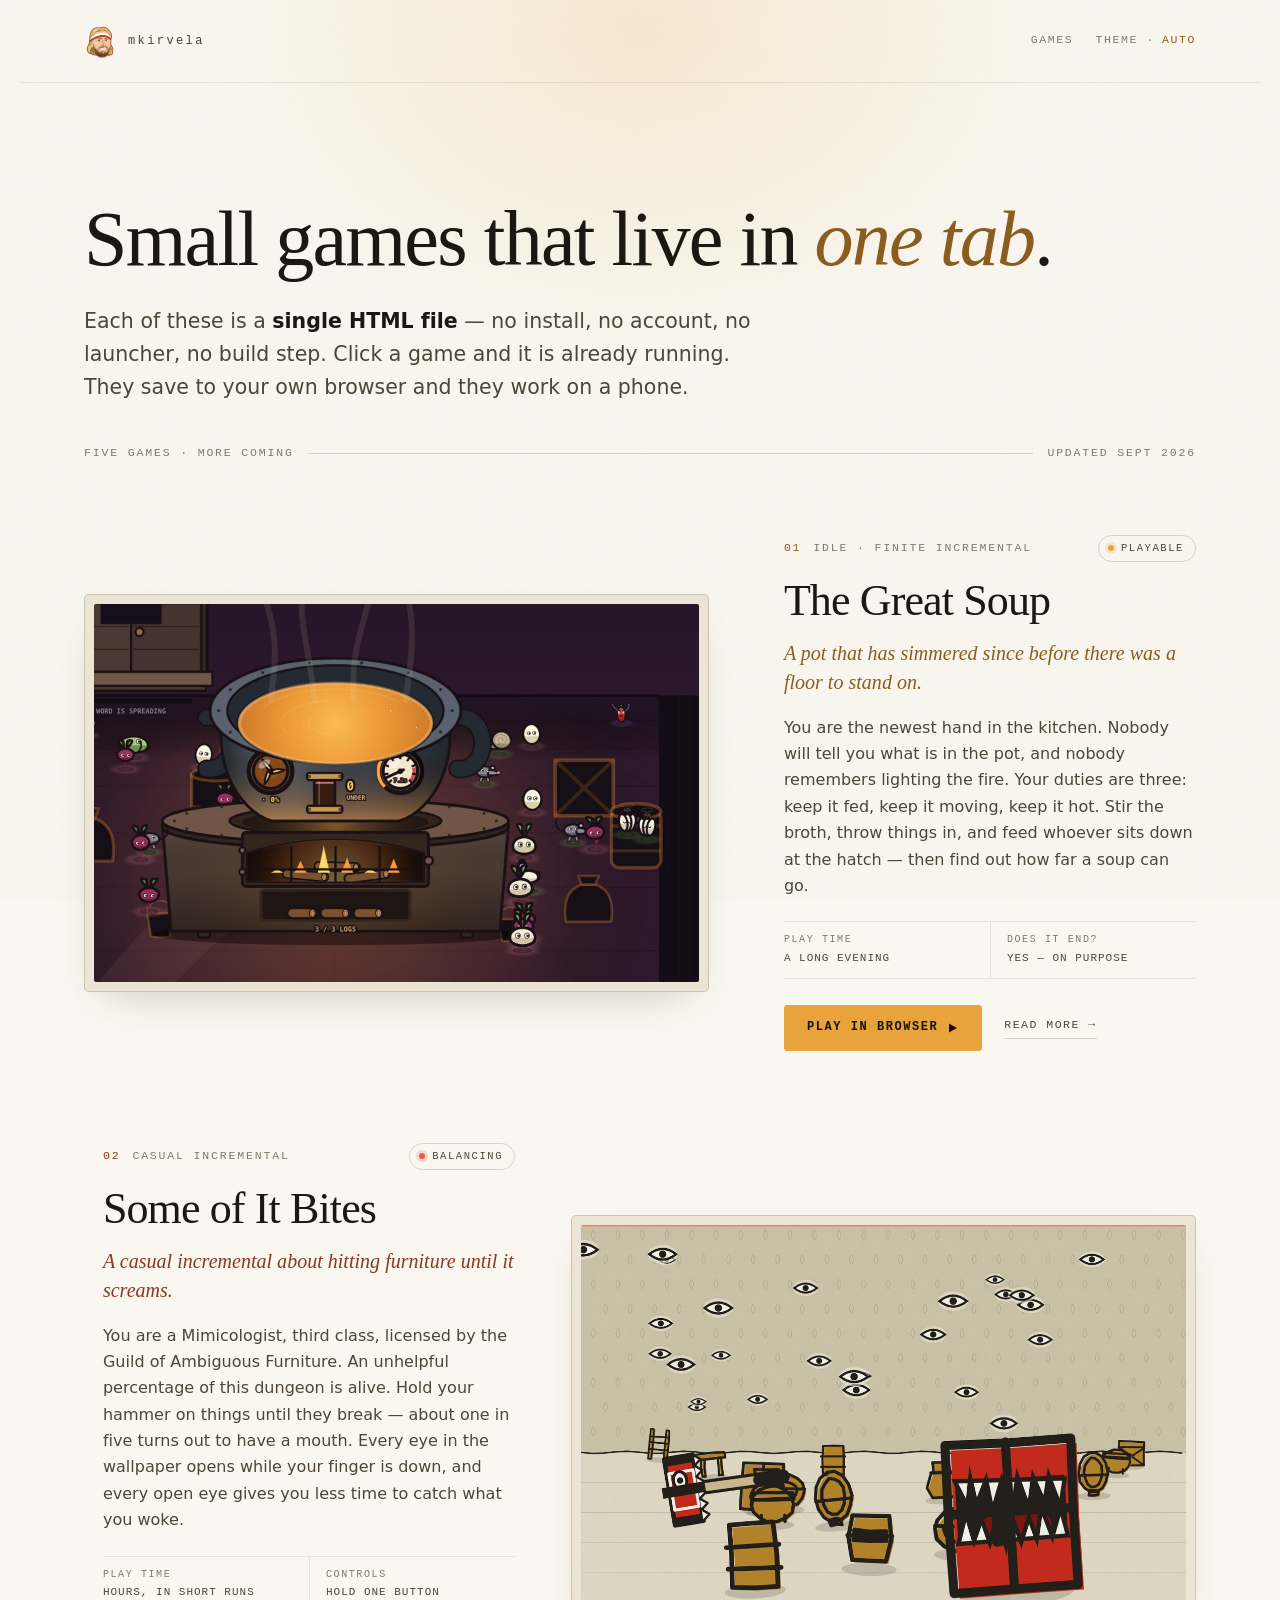
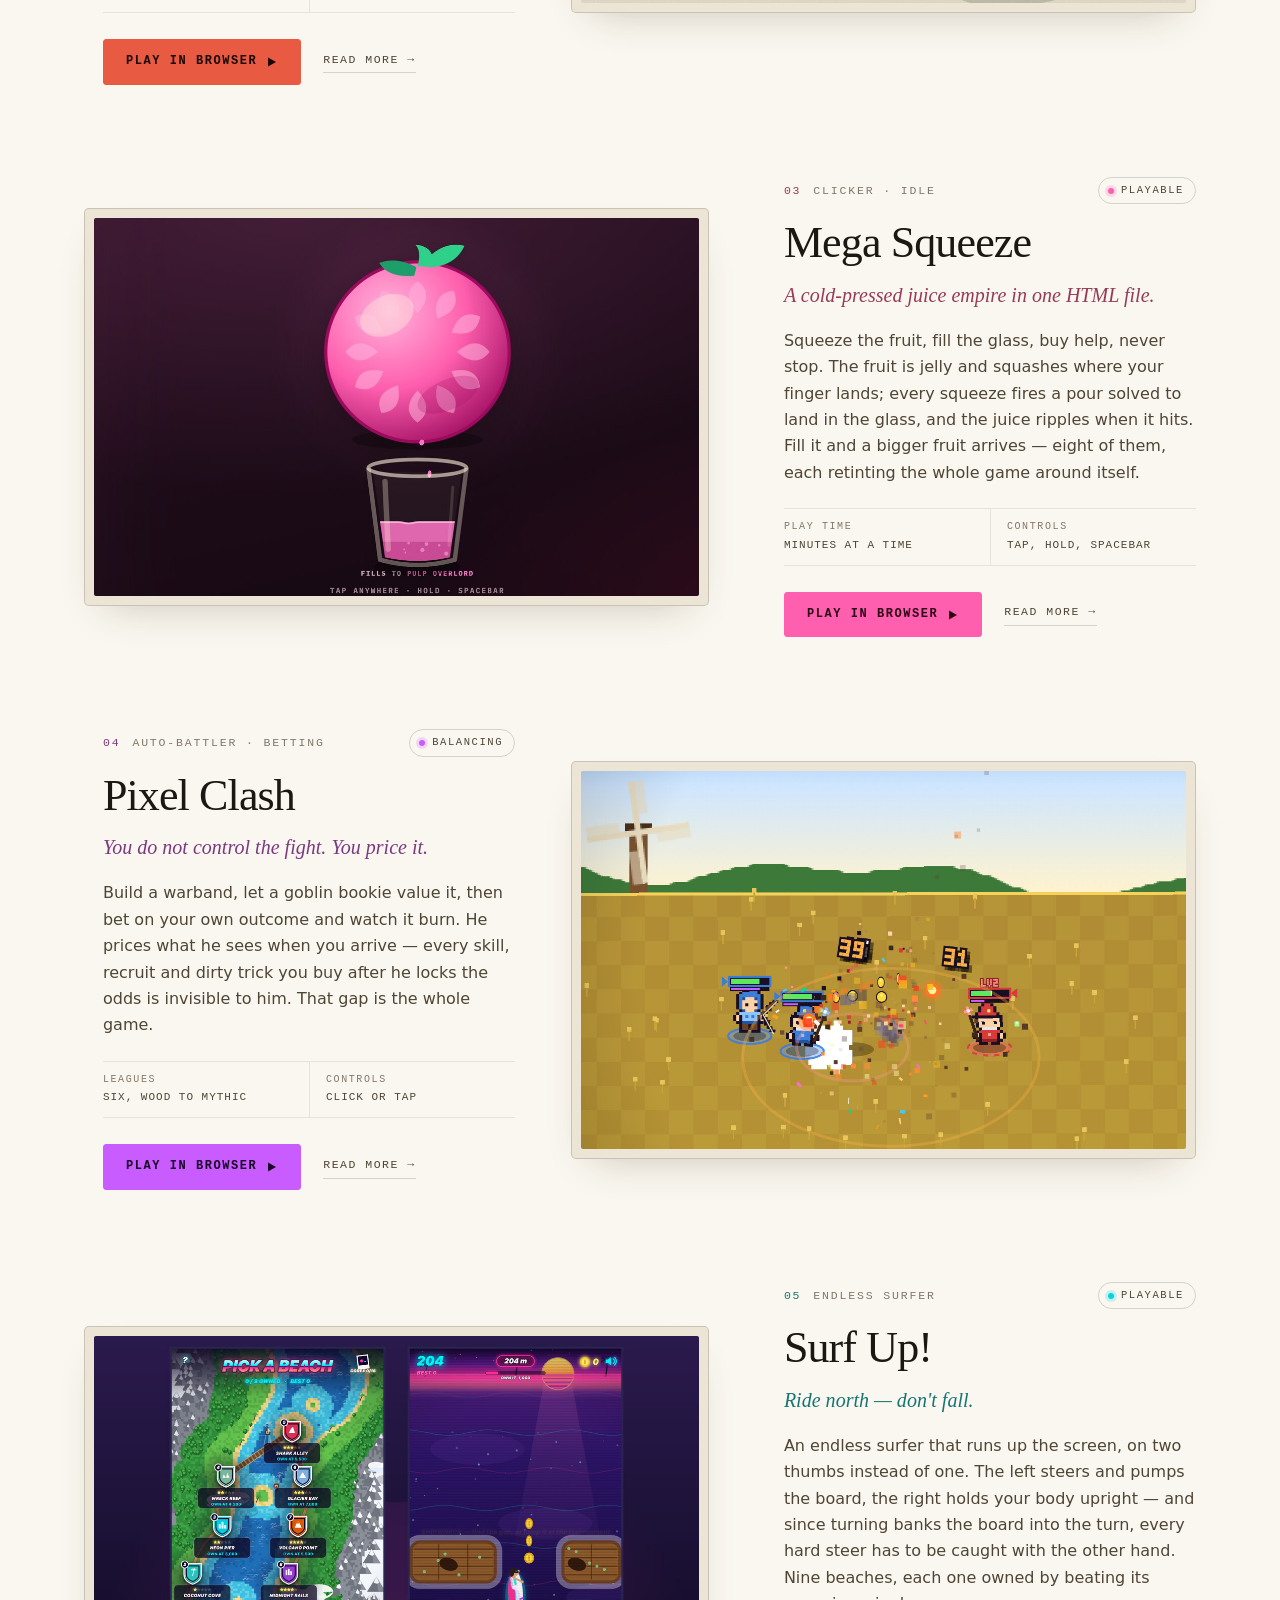
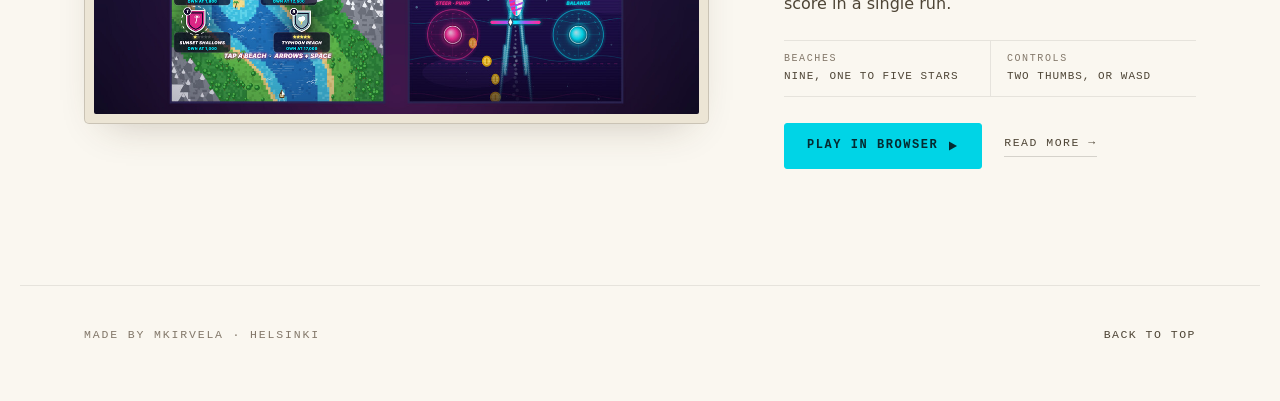
<file: index.html>
<!DOCTYPE html>
<html lang="en">
<head>
<meta charset="utf-8">
<meta name="viewport" content="width=device-width, initial-scale=1">
<title>mkirvela — Games</title>
<meta name="description" content="Small browser games, one HTML file each. No install, no account, no build step — open one and it runs.">
<meta name="theme-color" content="#faf7f0" media="(prefers-color-scheme: light)">
<meta name="theme-color" content="#12100d" media="(prefers-color-scheme: dark)">

<!-- Social preview. Some crawlers (Facebook, Slack) want an ABSOLUTE og:image
     URL. Once this is on a real domain, prefix these three with it, e.g.
     https://mkirvela.github.io/games/assets/img/site-og.jpg -->
<meta property="og:type" content="website">
<meta property="og:title" content="mkirvela — Games">
<meta property="og:description" content="Small browser games, one HTML file each. No install, no account — open one and it runs.">
<meta property="og:image" content="assets/img/site-og.jpg">
<meta name="twitter:card" content="summary_large_image">

<link rel="stylesheet" href="assets/css/site.css">
<link rel="icon" type="image/png" href="assets/img/favicon-64.png">

<!-- Blocking, and in the head, so the stored theme is on <html> before the
     first paint. Deferring it buys nothing and costs a flash of the wrong
     colour on every load. -->
<script src="assets/js/theme.js"></script>
</head>
<body>
<div class="shell">

<header class="wrap masthead">
  <a class="wordmark" href="index.html">
    <img class="avatar" src="assets/img/mkirvela.png" width="128" height="128" alt="">
    <span class="wordmark-name">mkirvela</span>
  </a>
  <nav>
    <a href="#shelf">Games</a>
    <!-- hidden until theme.js unhides it, so no-JS readers are not offered a
         control that cannot do anything -->
    <button class="theme-btn" type="button" data-theme-toggle hidden>
      Theme &middot; <span class="theme-btn-text">auto</span>
    </button>
  </nav>
</header>

<section class="wrap hero">
  <h1>Small games that live in <em>one tab</em>.</h1>
  <p class="lede">
    Each of these is a <strong>single HTML file</strong> — no install, no account,
    no launcher, no build step. Click a game and it is already running. They save
    to your own browser and they work on a phone.
  </p>
  <div class="hero-meta">
    <span class="label">Five games &middot; more coming</span>
    <hr class="rule">
    <span class="label">Updated Sept 2026</span>
  </div>
</section>

<main class="wrap shelf" id="shelf">

  <!-- ======================================================================
       ONE GAME = ONE <article class="game">. To add the next one, copy a
       whole block, bump the index number, and swap the --accent values for
       that game's own ink. Nothing else on the page needs to change.
       --accent      the filled accent (button, dot, pill)
       --accent-ink  type laid on top of that fill
       The readable-on-paper variant is derived from --accent in the
       stylesheet, so there is nothing else to pick.
       ====================================================================== -->

  <article class="game" style="--accent:#e8a33d; --accent-ink:#17110a;">
    <a class="plate" href="games/the-great-soup.html" aria-label="The Great Soup — details">
      <span class="plate-frame">
        <img src="assets/img/soup.jpg" width="1200" height="750"
             alt="A cauldron of glowing amber broth on a stone firebox, ringed by small root-vegetable creatures waiting in a dim purple kitchen.">
      </span>
      <span class="plate-cue">The Great Soup</span>
    </a>

    <div class="game-body">
      <p class="game-index"><b>01</b> <span class="kind">Idle &middot; Finite incremental</span> <span class="status">Playable</span></p>
      <h2><a href="games/the-great-soup.html">The Great Soup</a></h2>
      <p class="game-tagline">A pot that has simmered since before there was a floor to stand on.</p>
      <p class="game-desc">
        You are the newest hand in the kitchen. Nobody will tell you what is in the
        pot, and nobody remembers lighting the fire. Your duties are three: keep it
        fed, keep it moving, keep it hot. Stir the broth, throw things in, and feed
        whoever sits down at the hatch — then find out how far a soup can go.
      </p>
      <ul class="facts">
        <li><b>Play time</b>A long evening</li>
        <li><b>Does it end?</b>Yes &mdash; on purpose</li>
      </ul>
      <div class="actions">
        <a class="btn" href="https://mkirvela.github.io/great-soup-game/">
          Play in browser
          <svg width="12" height="12" viewBox="0 0 12 12" aria-hidden="true"><path d="M2 1.5v9l8-4.5-8-4.5z" fill="currentColor"/></svg>
        </a>
        <a class="link-more" href="games/the-great-soup.html">Read more &rarr;</a>
      </div>
    </div>
  </article>

  <article class="game" style="--accent:#e85a42; --accent-ink:#1a0705;">
    <a class="plate" href="games/some-of-it-bites.html" aria-label="Some of It Bites — details">
      <span class="plate-frame">
        <img src="assets/img/mimic.jpg" width="1200" height="750"
             alt="Two-ink woodcut key art: eyes drawn all over the pale wallpaper of a cellar, ochre chests, barrels and stools on the floor, and a bookshelf hinged open into a huge vermilion mouth of teeth.">
      </span>
      <span class="plate-cue">Some of It Bites</span>
    </a>

    <div class="game-body">
      <p class="game-index"><b>02</b> <span class="kind">Casual incremental</span> <span class="status">Balancing</span></p>
      <h2><a href="games/some-of-it-bites.html">Some of It Bites</a></h2>
      <p class="game-tagline">A casual incremental about hitting furniture until it screams.</p>
      <p class="game-desc">
        You are a Mimicologist, third class, licensed by the Guild of Ambiguous
        Furniture. An unhelpful percentage of this dungeon is alive. Hold your
        hammer on things until they break — about one in five turns out to have a
        mouth. Every eye in the wallpaper opens while your finger is down, and
        every open eye gives you less time to catch what you woke.
      </p>
      <ul class="facts">
        <li><b>Play time</b>Hours, in short runs</li>
        <li><b>Controls</b>Hold one button</li>
      </ul>
      <div class="actions">
        <a class="btn" href="https://mkirvela.github.io/some-of-it-bites/">
          Play in browser
          <svg width="12" height="12" viewBox="0 0 12 12" aria-hidden="true"><path d="M2 1.5v9l8-4.5-8-4.5z" fill="currentColor"/></svg>
        </a>
        <a class="link-more" href="games/some-of-it-bites.html">Read more &rarr;</a>
      </div>
    </div>
  </article>

  <article class="game" style="--accent:#ff5fae; --accent-ink:#2a0715;">
    <a class="plate" href="games/mega-squeeze.html" aria-label="Mega Squeeze — details">
      <span class="plate-frame">
        <img src="assets/img/mega-squeeze.jpg" width="1200" height="750"
             alt="A glossy pink dragonfruit hanging above a tumbler half full of pink juice, one drop falling between them, on a deep plum ground.">
      </span>
      <span class="plate-cue">Mega Squeeze</span>
    </a>

    <div class="game-body">
      <p class="game-index"><b>03</b> <span class="kind">Clicker &middot; Idle</span> <span class="status">Playable</span></p>
      <h2><a href="games/mega-squeeze.html">Mega Squeeze</a></h2>
      <p class="game-tagline">A cold-pressed juice empire in one HTML file.</p>
      <p class="game-desc">
        Squeeze the fruit, fill the glass, buy help, never stop. The fruit is
        jelly and squashes where your finger lands; every squeeze fires a pour
        solved to land in the glass, and the juice ripples when it hits. Fill it
        and a bigger fruit arrives — eight of them, each retinting the whole
        game around itself.
      </p>
      <ul class="facts">
        <li><b>Play time</b>Minutes at a time</li>
        <li><b>Controls</b>Tap, hold, spacebar</li>
      </ul>
      <div class="actions">
        <a class="btn" href="https://mkirvela.github.io/mega-squeeze/">
          Play in browser
          <svg width="12" height="12" viewBox="0 0 12 12" aria-hidden="true"><path d="M2 1.5v9l8-4.5-8-4.5z" fill="currentColor"/></svg>
        </a>
        <a class="link-more" href="games/mega-squeeze.html">Read more &rarr;</a>
      </div>
    </div>
  </article>

  <article class="game" style="--accent:#c85cff; --accent-ink:#1a0526;">
    <a class="plate" href="games/pixel-clash.html" aria-label="Pixel Clash — details">
      <span class="plate-frame">
        <img src="assets/img/pixel-clash.jpg" width="1200" height="750"
             alt="Pixel-art knights and archers in blue clashing with a red enemy on a gold field, damage numbers reading 39 and 31 floating above them, a windmill on the horizon.">
      </span>
      <span class="plate-cue">Pixel Clash</span>
    </a>

    <div class="game-body">
      <p class="game-index"><b>04</b> <span class="kind">Auto-battler &middot; Betting</span> <span class="status">Balancing</span></p>
      <h2><a href="games/pixel-clash.html">Pixel Clash</a></h2>
      <p class="game-tagline">You do not control the fight. You price it.</p>
      <p class="game-desc">
        Build a warband, let a goblin bookie value it, then bet on your own
        outcome and watch it burn. He prices what he sees when you arrive —
        every skill, recruit and dirty trick you buy after he locks the odds is
        invisible to him. That gap is the whole game.
      </p>
      <ul class="facts">
        <li><b>Leagues</b>Six, Wood to Mythic</li>
        <li><b>Controls</b>Click or tap</li>
      </ul>
      <div class="actions">
        <a class="btn" href="https://mkirvela.github.io/pixel-clash/">
          Play in browser
          <svg width="12" height="12" viewBox="0 0 12 12" aria-hidden="true"><path d="M2 1.5v9l8-4.5-8-4.5z" fill="currentColor"/></svg>
        </a>
        <a class="link-more" href="games/pixel-clash.html">Read more &rarr;</a>
      </div>
    </div>
  </article>

  <article class="game" style="--accent:#00d4e6; --accent-ink:#052a30;">
    <a class="plate" href="games/surf-up.html" aria-label="Surf Up! — details">
      <span class="plate-frame">
        <img src="assets/img/surf-up.jpg" width="1200" height="750"
             alt="Two portrait game screens: a pixel-art overworld map with nine numbered beach badges along a coastline, and a neon surfer threading the gap in a shipwreck under a pink retro sun.">
      </span>
      <span class="plate-cue">Surf Up!</span>
    </a>

    <div class="game-body">
      <p class="game-index"><b>05</b> <span class="kind">Endless surfer</span> <span class="status">Playable</span></p>
      <h2><a href="games/surf-up.html">Surf Up!</a></h2>
      <p class="game-tagline">Ride north &mdash; don't fall.</p>
      <p class="game-desc">
        An endless surfer that runs up the screen, on two thumbs instead of one.
        The left steers and pumps the board, the right holds your body upright —
        and since turning banks the board into the turn, every hard steer has to
        be caught with the other hand. Nine beaches, each one owned by beating
        its score in a single run.
      </p>
      <ul class="facts">
        <li><b>Beaches</b>Nine, one to five stars</li>
        <li><b>Controls</b>Two thumbs, or WASD</li>
      </ul>
      <div class="actions">
        <a class="btn" href="https://mkirvela.github.io/surf-up/">
          Play in browser
          <svg width="12" height="12" viewBox="0 0 12 12" aria-hidden="true"><path d="M2 1.5v9l8-4.5-8-4.5z" fill="currentColor"/></svg>
        </a>
        <a class="link-more" href="games/surf-up.html">Read more &rarr;</a>
      </div>
    </div>
  </article>

</main>

<footer class="wrap footer">
  <p class="label">Made by mkirvela &middot; Helsinki</p>
  <div class="footer-links">
    <a href="#shelf">Back to top</a>
  </div>
</footer>

</div>
</body>
</html>
</file>
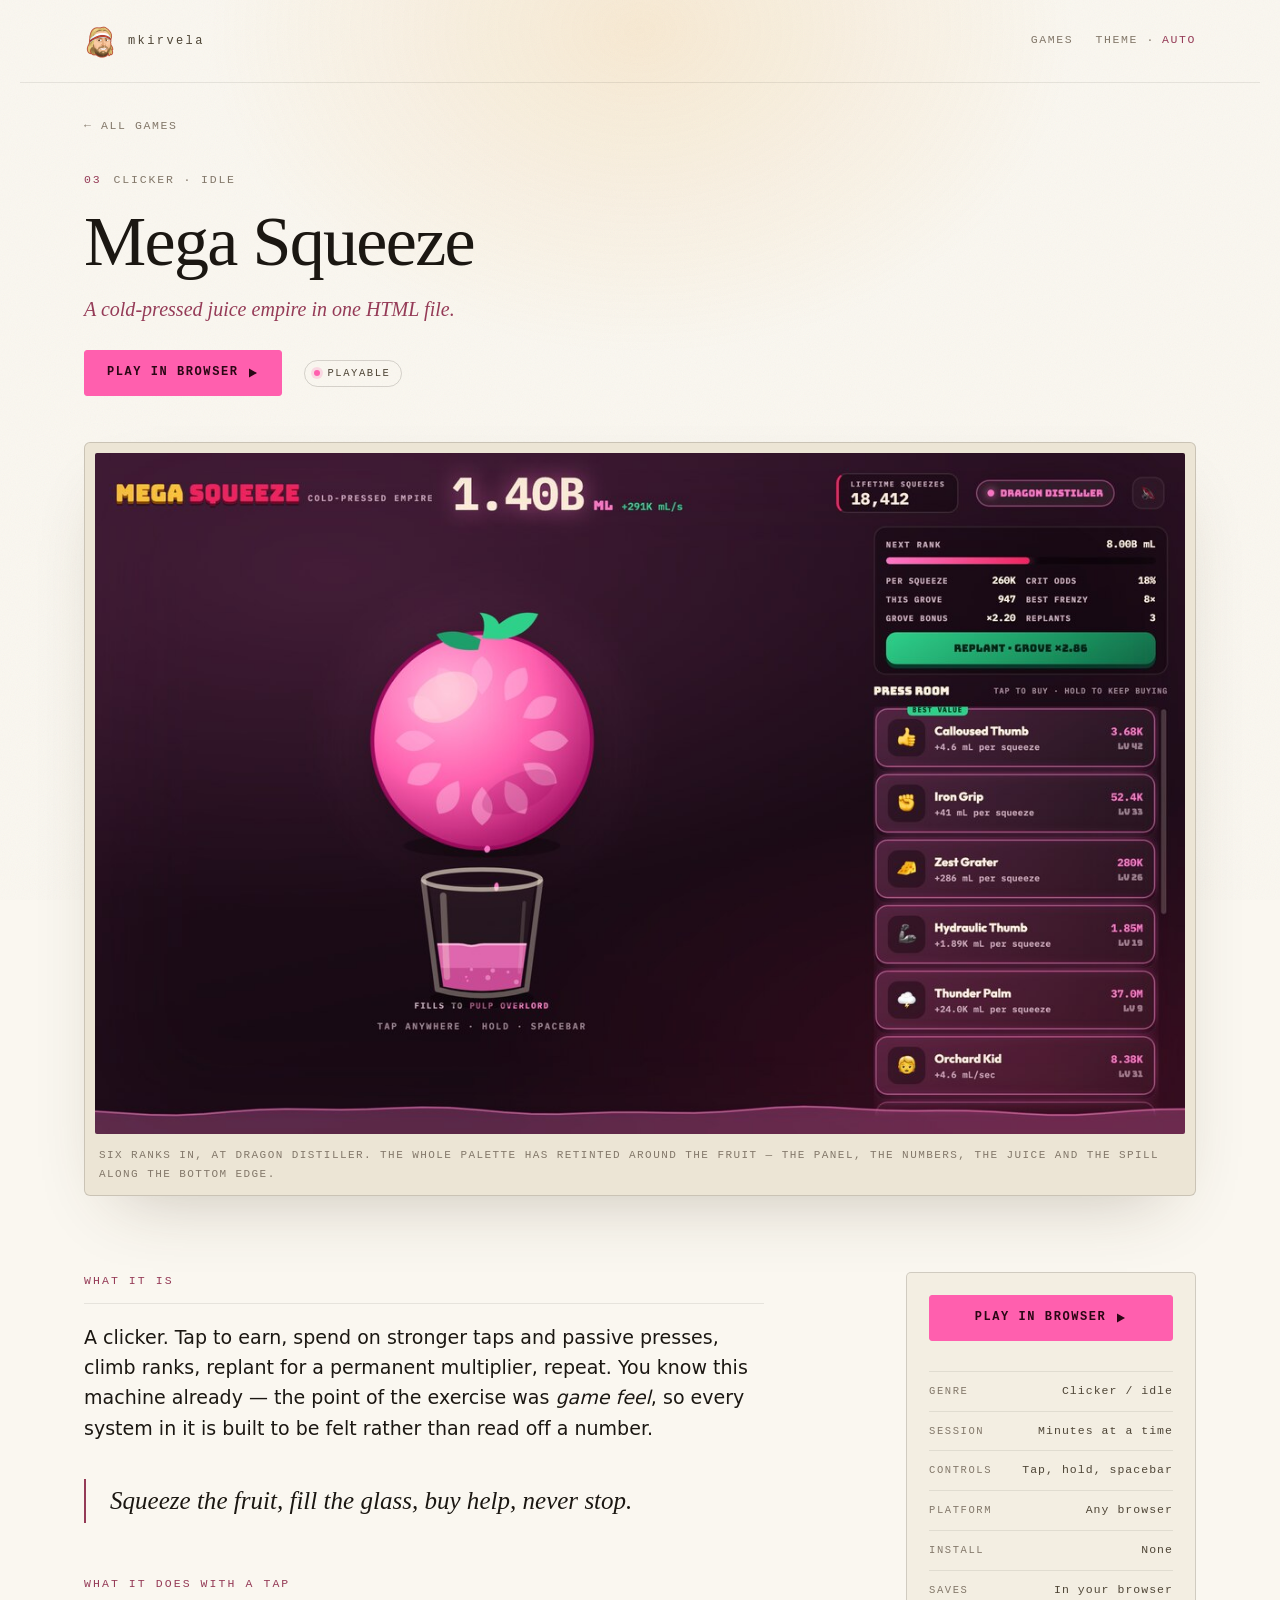
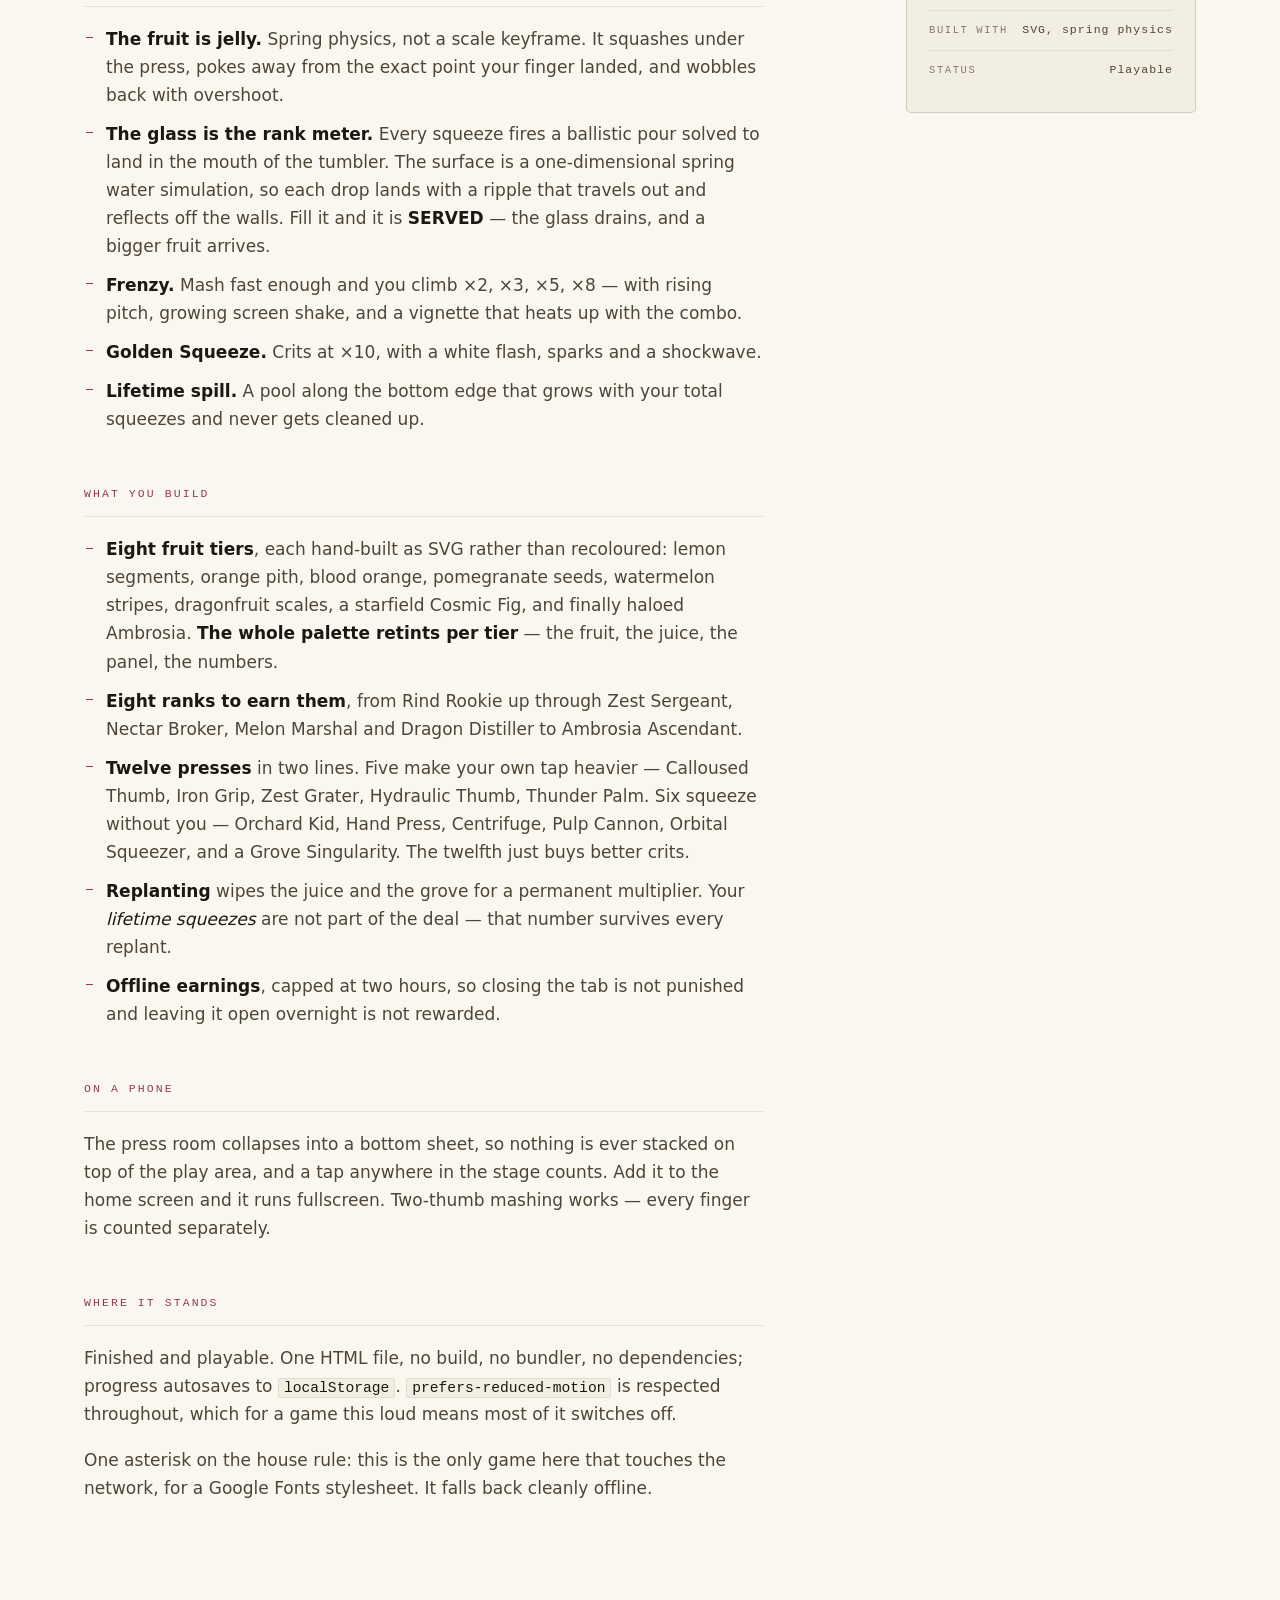
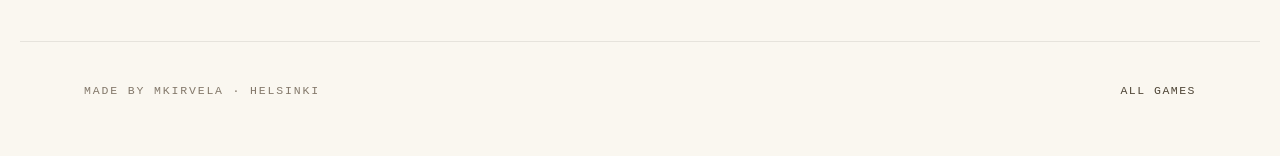
<file: games/mega-squeeze.html>
<!DOCTYPE html>
<html lang="en">
<head>
<meta charset="utf-8">
<meta name="viewport" content="width=device-width, initial-scale=1">
<title>Mega Squeeze — mkirvela</title>
<meta name="description" content="A cold-pressed juice empire in one HTML file. Squeeze the fruit, fill the glass, buy help, never stop.">
<meta name="theme-color" content="#faf7f0" media="(prefers-color-scheme: light)">
<meta name="theme-color" content="#12100d" media="(prefers-color-scheme: dark)">

<meta property="og:type" content="article">
<meta property="og:title" content="Mega Squeeze">
<meta property="og:description" content="A cold-pressed juice empire in one HTML file. Squeeze the fruit, fill the glass, buy help, never stop.">
<meta property="og:image" content="../assets/img/mega-squeeze-og.jpg">
<meta name="twitter:card" content="summary_large_image">

<link rel="stylesheet" href="../assets/css/site.css">
<link rel="icon" type="image/png" href="../assets/img/favicon-64.png">

<!-- Blocking, and in the head, so the stored theme is on <html> before the
     first paint. Deferring it buys nothing and costs a flash of the wrong
     colour on every load. -->
<script src="../assets/js/theme.js"></script>
</head>
<body style="--accent:#ff5fae; --accent-ink:#2a0715;">
<div class="shell">

<header class="wrap masthead">
  <a class="wordmark" href="../index.html">
    <img class="avatar" src="../assets/img/mkirvela.png" width="128" height="128" alt="">
    <span class="wordmark-name">mkirvela</span>
  </a>
  <nav>
    <a href="../index.html#shelf">Games</a>
    <!-- hidden until theme.js unhides it, so no-JS readers are not offered a
         control that cannot do anything -->
    <button class="theme-btn" type="button" data-theme-toggle hidden>
      Theme &middot; <span class="theme-btn-text">auto</span>
    </button>
  </nav>
</header>

<div class="wrap">
  <a class="backlink" href="../index.html#shelf">&larr; All games</a>
</div>

<section class="wrap game-hero">
  <p class="game-index"><b>03</b> <span class="kind">Clicker &middot; Idle</span></p>
  <h1>Mega Squeeze</h1>
  <p class="game-tagline">A cold-pressed juice empire in one HTML file.</p>
  <div class="actions">
    <a class="btn" href="https://mkirvela.github.io/mega-squeeze/">
      Play in browser
      <svg width="12" height="12" viewBox="0 0 12 12" aria-hidden="true"><path d="M2 1.5v9l8-4.5-8-4.5z" fill="currentColor"/></svg>
    </a>
    <span class="status">Playable</span>
  </div>
</section>

<div class="wrap">
  <figure class="hero-plate">
    <span class="plate-frame">
      <img src="../assets/img/mega-squeeze-room.jpg" width="1200" height="750"
           alt="The game at the Dragonfruit rank: a glossy pink fruit above a tumbler half full of pink juice, a counter reading 1.40B millilitres, and a right-hand panel listing presses to buy — Calloused Thumb, Iron Grip, Zest Grater, Hydraulic Thumb, Thunder Palm, Orchard Kid.">
    </span>
    <figcaption>Six ranks in, at Dragon Distiller. The whole palette has retinted around the fruit &mdash; the panel, the numbers, the juice and the spill along the bottom edge.</figcaption>
  </figure>
</div>

<main class="wrap detail">
  <div class="prose">

    <h2>What it is</h2>
    <p class="first">
      A clicker. Tap to earn, spend on stronger taps and passive presses, climb
      ranks, replant for a permanent multiplier, repeat. You know this machine
      already &mdash; the point of the exercise was <em>game feel</em>, so every
      system in it is built to be felt rather than read off a number.
    </p>

    <blockquote class="pull">
      Squeeze the fruit, fill the glass, buy help, never stop.
    </blockquote>

    <h2>What it does with a tap</h2>
    <ul>
      <li><strong>The fruit is jelly.</strong> Spring physics, not a scale
        keyframe. It squashes under the press, pokes away from the exact point
        your finger landed, and wobbles back with overshoot.</li>
      <li><strong>The glass is the rank meter.</strong> Every squeeze fires a
        ballistic pour solved to land in the mouth of the tumbler. The surface is
        a one-dimensional spring water simulation, so each drop lands with a
        ripple that travels out and reflects off the walls. Fill it and it is
        <strong>SERVED</strong> &mdash; the glass drains, and a bigger fruit
        arrives.</li>
      <li><strong>Frenzy.</strong> Mash fast enough and you climb
        &times;2, &times;3, &times;5, &times;8 &mdash; with rising pitch, growing
        screen shake, and a vignette that heats up with the combo.</li>
      <li><strong>Golden Squeeze.</strong> Crits at &times;10, with a white
        flash, sparks and a shockwave.</li>
      <li><strong>Lifetime spill.</strong> A pool along the bottom edge that
        grows with your total squeezes and never gets cleaned up.</li>
    </ul>

    <h2>What you build</h2>
    <ul>
      <li><strong>Eight fruit tiers</strong>, each hand-built as SVG rather than
        recoloured: lemon segments, orange pith, blood orange, pomegranate
        seeds, watermelon stripes, dragonfruit scales, a starfield Cosmic Fig,
        and finally haloed Ambrosia. <strong>The whole palette retints per
        tier</strong> &mdash; the fruit, the juice, the panel, the numbers.</li>
      <li><strong>Eight ranks to earn them</strong>, from Rind Rookie up through
        Zest Sergeant, Nectar Broker, Melon Marshal and Dragon Distiller to
        Ambrosia Ascendant.</li>
      <li><strong>Twelve presses</strong> in two lines. Five make your own tap
        heavier &mdash; Calloused Thumb, Iron Grip, Zest Grater, Hydraulic Thumb,
        Thunder Palm. Six squeeze without you &mdash; Orchard Kid, Hand Press,
        Centrifuge, Pulp Cannon, Orbital Squeezer, and a Grove Singularity. The
        twelfth just buys better crits.</li>
      <li><strong>Replanting</strong> wipes the juice and the grove for a
        permanent multiplier. Your <em>lifetime squeezes</em> are not part of the
        deal &mdash; that number survives every replant.</li>
      <li><strong>Offline earnings</strong>, capped at two hours, so closing the
        tab is not punished and leaving it open overnight is not rewarded.</li>
    </ul>

    <h2>On a phone</h2>
    <p>
      The press room collapses into a bottom sheet, so nothing is ever stacked
      on top of the play area, and a tap anywhere in the stage counts. Add it to
      the home screen and it runs fullscreen. Two-thumb mashing works &mdash;
      every finger is counted separately.
    </p>

    <h2>Where it stands</h2>
    <p>
      Finished and playable. One HTML file, no build, no bundler, no
      dependencies; progress autosaves to <code>localStorage</code>.
      <code>prefers-reduced-motion</code> is respected throughout, which for a
      game this loud means most of it switches off.
    </p>
    <p>
      One asterisk on the house rule: this is the only game here that touches
      the network, for a Google Fonts stylesheet. It falls back cleanly offline.
    </p>

  </div>

  <aside class="aside">
    <a class="btn" href="https://mkirvela.github.io/mega-squeeze/">
      Play in browser
      <svg width="12" height="12" viewBox="0 0 12 12" aria-hidden="true"><path d="M2 1.5v9l8-4.5-8-4.5z" fill="currentColor"/></svg>
    </a>

    <dl class="spec">
      <div><dt>Genre</dt><dd>Clicker / idle</dd></div>
      <div><dt>Session</dt><dd>Minutes at a time</dd></div>
      <div><dt>Controls</dt><dd>Tap, hold, spacebar</dd></div>
      <div><dt>Platform</dt><dd>Any browser</dd></div>
      <div><dt>Install</dt><dd>None</dd></div>
      <div><dt>Saves</dt><dd>In your browser</dd></div>
      <div><dt>Built with</dt><dd>SVG, spring physics</dd></div>
      <div><dt>Status</dt><dd>Playable</dd></div>
    </dl>
  </aside>
</main>

<footer class="wrap footer">
  <p class="label">Made by mkirvela &middot; Helsinki</p>
  <div class="footer-links">
    <a href="../index.html#shelf">All games</a>
  </div>
</footer>

</div>
</body>
</html>
</file>
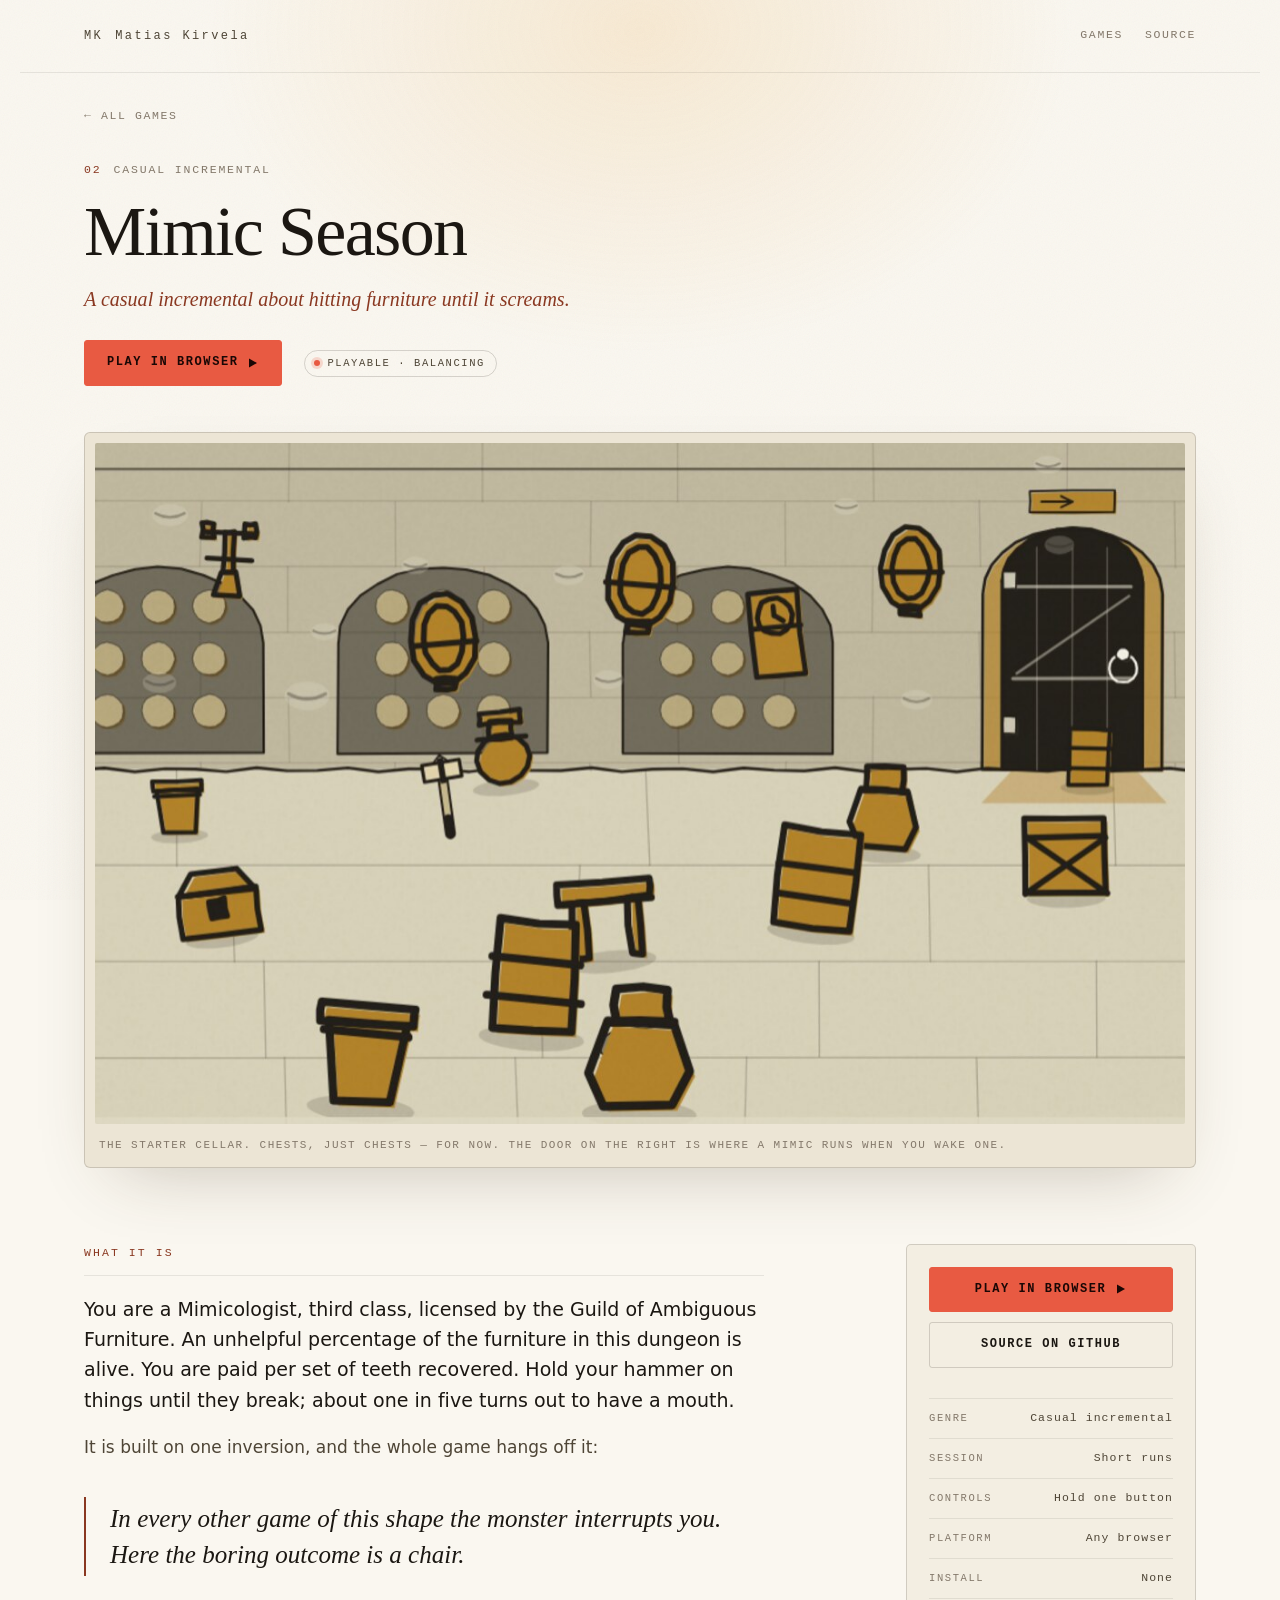
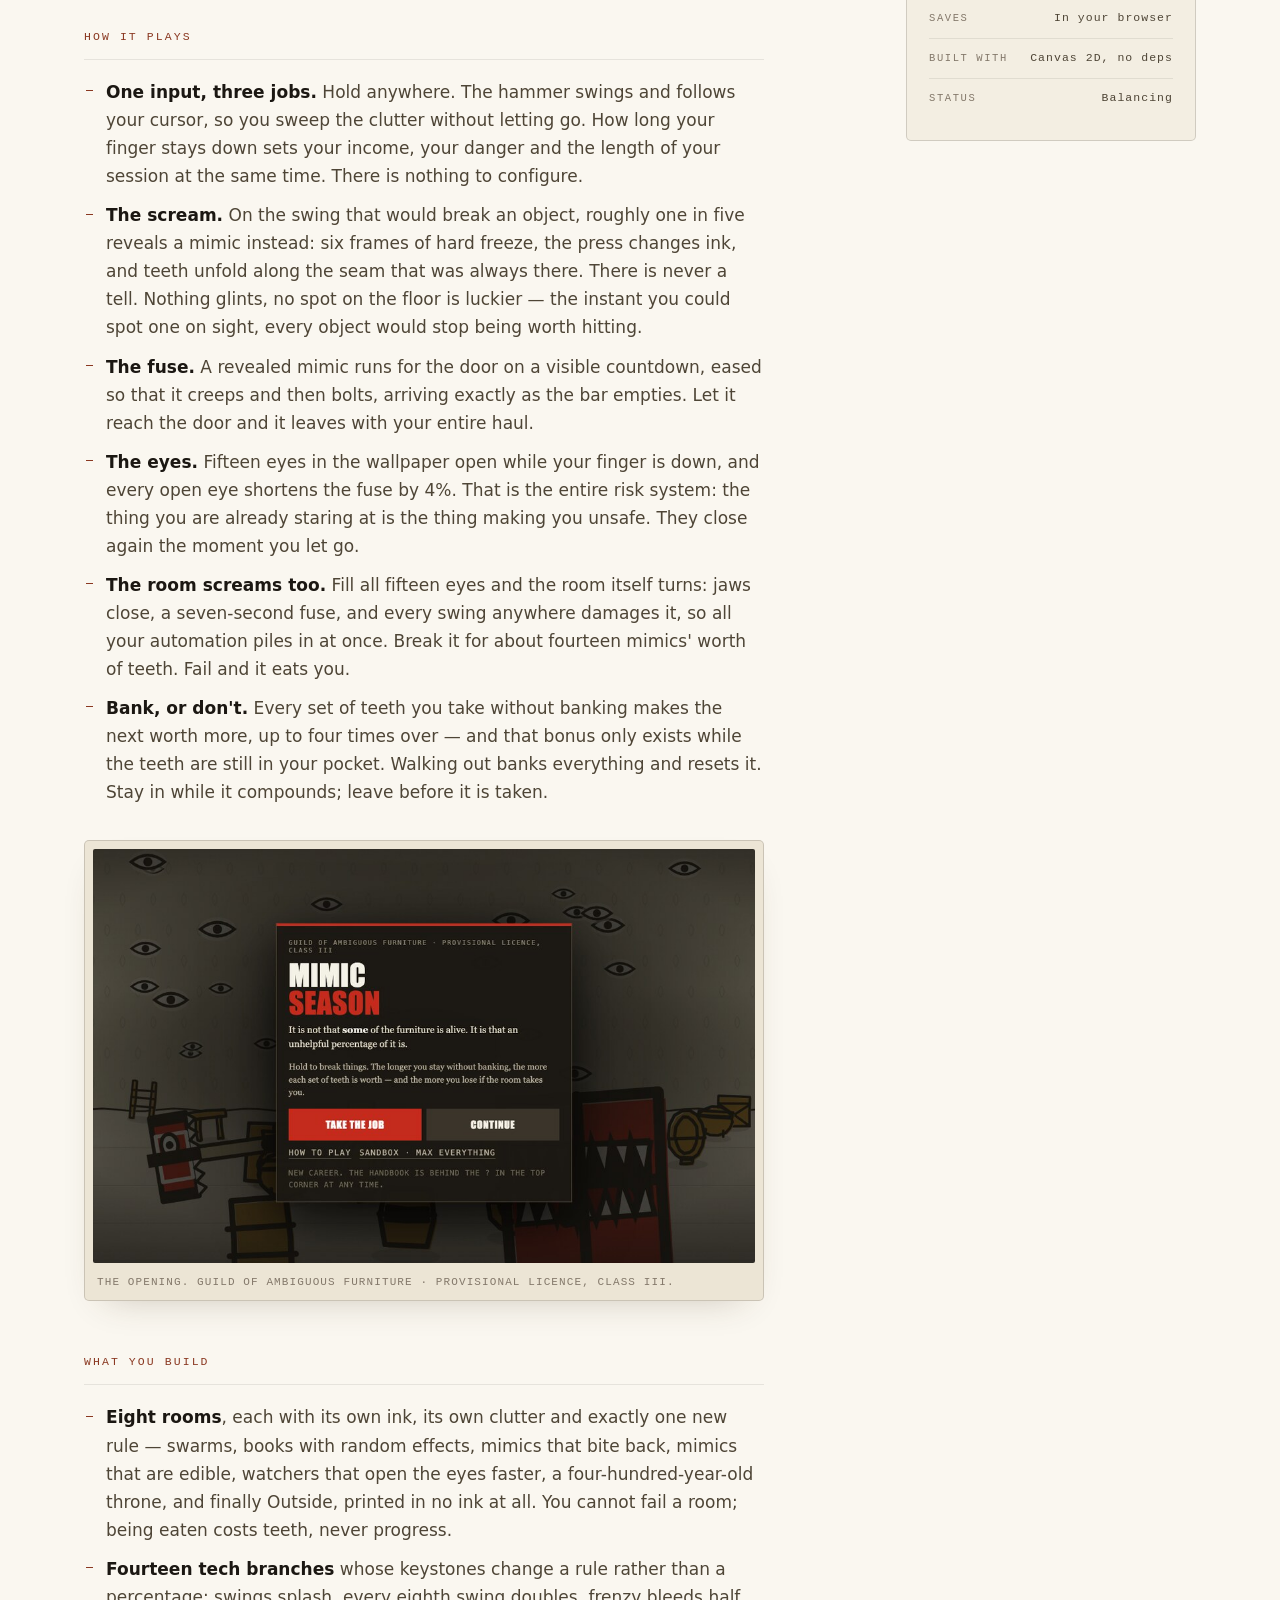
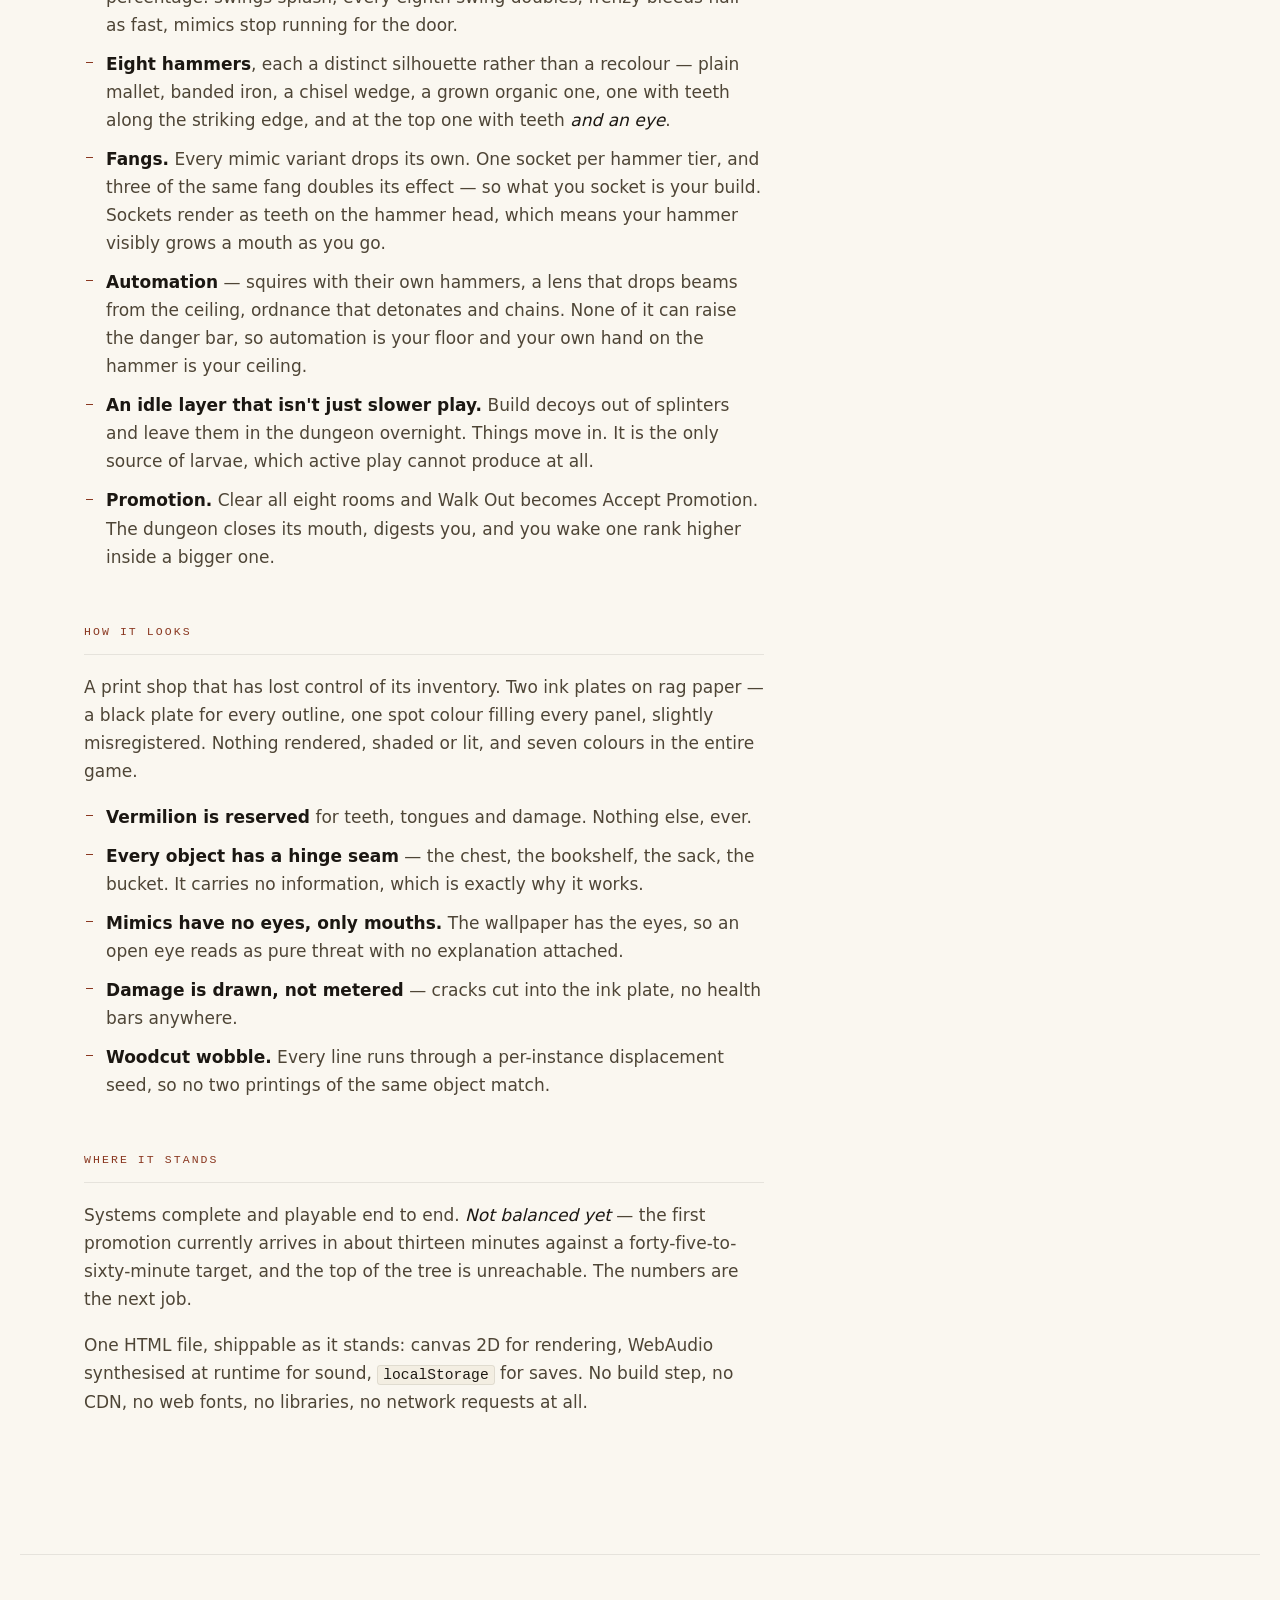
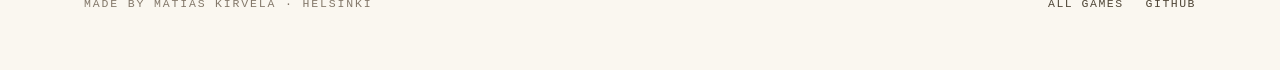
<file: games/mimic-season.html>
<!DOCTYPE html>
<html lang="en">
<head>
<meta charset="utf-8">
<meta name="viewport" content="width=device-width, initial-scale=1">
<title>Mimic Season — Matias Kirvela</title>
<meta name="description" content="A casual incremental about hitting furniture until it screams. Hold to swing; about one in five things has a mouth.">
<meta name="theme-color" content="#12100d">

<meta property="og:type" content="article">
<meta property="og:title" content="Mimic Season">
<meta property="og:description" content="A casual incremental about hitting furniture until it screams. About one in five things has a mouth.">
<meta property="og:image" content="../assets/img/mimic-og.jpg">
<meta name="twitter:card" content="summary_large_image">

<link rel="stylesheet" href="../assets/css/site.css">
<link rel="icon" href="data:image/svg+xml,%3Csvg xmlns='http://www.w3.org/2000/svg' viewBox='0 0 32 32'%3E%3Crect width='32' height='32' rx='5' fill='%2312100d'/%3E%3Ctext x='16' y='22' font-family='monospace' font-size='15' fill='%23e8a33d' text-anchor='middle'%3EMK%3C/text%3E%3C/svg%3E">
</head>
<body style="--accent:#e85a42; --accent-ink:#1a0705;">
<div class="shell">

<header class="wrap masthead">
  <a class="wordmark" href="../index.html">
    <span class="monogram">MK</span>
    <span>Matias Kirvela</span>
  </a>
  <nav>
    <a href="../index.html#shelf">Games</a>
    <a href="https://github.com/mkirvela/mimic">Source</a>
  </nav>
</header>

<div class="wrap">
  <a class="backlink" href="../index.html#shelf">&larr; All games</a>
</div>

<section class="wrap game-hero">
  <p class="game-index"><b>02</b> <span class="kind">Casual incremental</span></p>
  <h1>Mimic Season</h1>
  <p class="game-tagline">A casual incremental about hitting furniture until it screams.</p>
  <div class="actions">
    <a class="btn" href="https://mkirvela.github.io/mimic/mimic-season.html">
      Play in browser
      <svg width="12" height="12" viewBox="0 0 12 12" aria-hidden="true"><path d="M2 1.5v9l8-4.5-8-4.5z" fill="currentColor"/></svg>
    </a>
    <span class="status">Playable &middot; balancing</span>
  </div>
</section>

<div class="wrap">
  <figure class="hero-plate">
    <span class="plate-frame">
      <img src="../assets/img/mimic-room.jpg" width="1200" height="750"
           alt="The Starter Cellar in play: ochre chests, crates, barrels and a stool scattered across a pale stone floor, four alcoves in the back wall, a dropped hammer, and the exit door standing open on the right.">
    </span>
    <figcaption>The Starter Cellar. Chests, just chests &mdash; for now. The door on the right is where a mimic runs when you wake one.</figcaption>
  </figure>
</div>

<main class="wrap detail">
  <div class="prose">

    <h2>What it is</h2>
    <p class="first">
      You are a Mimicologist, third class, licensed by the Guild of Ambiguous
      Furniture. An unhelpful percentage of the furniture in this dungeon is
      alive. You are paid per set of teeth recovered. Hold your hammer on things
      until they break; about one in five turns out to have a mouth.
    </p>
    <p>
      It is built on one inversion, and the whole game hangs off it:
    </p>

    <blockquote class="pull">
      In every other game of this shape the monster interrupts you.
      Here the boring outcome is a chair.
    </blockquote>

    <h2>How it plays</h2>
    <ul>
      <li><strong>One input, three jobs.</strong> Hold anywhere. The hammer swings
        and follows your cursor, so you sweep the clutter without letting go. How
        long your finger stays down sets your income, your danger and the length
        of your session at the same time. There is nothing to configure.</li>
      <li><strong>The scream.</strong> On the swing that would break an object,
        roughly one in five reveals a mimic instead: six frames of hard freeze,
        the press changes ink, and teeth unfold along the seam that was always
        there. There is never a tell. Nothing glints, no spot on the floor is
        luckier — the instant you could spot one on sight, every object would
        stop being worth hitting.</li>
      <li><strong>The fuse.</strong> A revealed mimic runs for the door on a
        visible countdown, eased so that it creeps and then bolts, arriving
        exactly as the bar empties. Let it reach the door and it leaves with your
        entire haul.</li>
      <li><strong>The eyes.</strong> Fifteen eyes in the wallpaper open while your
        finger is down, and every open eye shortens the fuse by 4%. That is the
        entire risk system: the thing you are already staring at is the thing
        making you unsafe. They close again the moment you let go.</li>
      <li><strong>The room screams too.</strong> Fill all fifteen eyes and the room
        itself turns: jaws close, a seven-second fuse, and every swing anywhere
        damages it, so all your automation piles in at once. Break it for about
        fourteen mimics' worth of teeth. Fail and it eats you.</li>
      <li><strong>Bank, or don't.</strong> Every set of teeth you take without
        banking makes the next worth more, up to four times over — and that bonus
        only exists while the teeth are still in your pocket. Walking out banks
        everything and resets it. Stay in while it compounds; leave before it is
        taken.</li>
    </ul>

    <figure class="figure">
      <img src="../assets/img/mimic-title.jpg" width="1000" height="625"
           alt="The game's title card: heavy condensed type reading MIMIC in cream and SEASON in vermilion over a dark room whose wallpaper is full of open eyes, with a red-mouthed chest visible below.">
      <figcaption>The opening. Guild of Ambiguous Furniture &middot; provisional licence, class III.</figcaption>
    </figure>

    <h2>What you build</h2>
    <ul>
      <li><strong>Eight rooms</strong>, each with its own ink, its own clutter and
        exactly one new rule — swarms, books with random effects, mimics that bite
        back, mimics that are edible, watchers that open the eyes faster, a
        four-hundred-year-old throne, and finally Outside, printed in no ink at
        all. You cannot fail a room; being eaten costs teeth, never progress.</li>
      <li><strong>Fourteen tech branches</strong> whose keystones change a rule
        rather than a percentage: swings splash, every eighth swing doubles,
        frenzy bleeds half as fast, mimics stop running for the door.</li>
      <li><strong>Eight hammers</strong>, each a distinct silhouette rather than a
        recolour — plain mallet, banded iron, a chisel wedge, a grown organic one,
        one with teeth along the striking edge, and at the top one with teeth
        <em>and an eye</em>.</li>
      <li><strong>Fangs.</strong> Every mimic variant drops its own. One socket per
        hammer tier, and three of the same fang doubles its effect — so what you
        socket is your build. Sockets render as teeth on the hammer head, which
        means your hammer visibly grows a mouth as you go.</li>
      <li><strong>Automation</strong> — squires with their own hammers, a lens that
        drops beams from the ceiling, ordnance that detonates and chains. None of
        it can raise the danger bar, so automation is your floor and your own hand
        on the hammer is your ceiling.</li>
      <li><strong>An idle layer that isn't just slower play.</strong> Build decoys
        out of splinters and leave them in the dungeon overnight. Things move in.
        It is the only source of larvae, which active play cannot produce at all.</li>
      <li><strong>Promotion.</strong> Clear all eight rooms and Walk Out becomes
        Accept Promotion. The dungeon closes its mouth, digests you, and you wake
        one rank higher inside a bigger one.</li>
    </ul>

    <h2>How it looks</h2>
    <p>
      A print shop that has lost control of its inventory. Two ink plates on rag
      paper — a black plate for every outline, one spot colour filling every
      panel, slightly misregistered. Nothing rendered, shaded or lit, and seven
      colours in the entire game.
    </p>
    <ul>
      <li><strong>Vermilion is reserved</strong> for teeth, tongues and damage.
        Nothing else, ever.</li>
      <li><strong>Every object has a hinge seam</strong> — the chest, the
        bookshelf, the sack, the bucket. It carries no information, which is
        exactly why it works.</li>
      <li><strong>Mimics have no eyes, only mouths.</strong> The wallpaper has the
        eyes, so an open eye reads as pure threat with no explanation attached.</li>
      <li><strong>Damage is drawn, not metered</strong> — cracks cut into the ink
        plate, no health bars anywhere.</li>
      <li><strong>Woodcut wobble.</strong> Every line runs through a per-instance
        displacement seed, so no two printings of the same object match.</li>
    </ul>

    <h2>Where it stands</h2>
    <p>
      Systems complete and playable end to end. <em>Not balanced yet</em> — the
      first promotion currently arrives in about thirteen minutes against a
      forty-five-to-sixty-minute target, and the top of the tree is unreachable.
      The numbers are the next job.
    </p>
    <p>
      One HTML file, shippable as it stands: canvas 2D for rendering, WebAudio
      synthesised at runtime for sound, <code>localStorage</code> for saves. No
      build step, no CDN, no web fonts, no libraries, no network requests at all.
    </p>

  </div>

  <aside class="aside">
    <a class="btn" href="https://mkirvela.github.io/mimic/mimic-season.html">
      Play in browser
      <svg width="12" height="12" viewBox="0 0 12 12" aria-hidden="true"><path d="M2 1.5v9l8-4.5-8-4.5z" fill="currentColor"/></svg>
    </a>
    <a class="btn btn-ghost" href="https://github.com/mkirvela/mimic">Source on GitHub</a>

    <dl class="spec">
      <div><dt>Genre</dt><dd>Casual incremental</dd></div>
      <div><dt>Session</dt><dd>Short runs</dd></div>
      <div><dt>Controls</dt><dd>Hold one button</dd></div>
      <div><dt>Platform</dt><dd>Any browser</dd></div>
      <div><dt>Install</dt><dd>None</dd></div>
      <div><dt>Saves</dt><dd>In your browser</dd></div>
      <div><dt>Built with</dt><dd>Canvas 2D, no deps</dd></div>
      <div><dt>Status</dt><dd>Balancing</dd></div>
    </dl>
  </aside>
</main>

<footer class="wrap footer">
  <p class="label">Made by Matias Kirvela &middot; Helsinki</p>
  <div class="footer-links">
    <a href="../index.html#shelf">All games</a>
    <a href="https://github.com/mkirvela">GitHub</a>
  </div>
</footer>

</div>
</body>
</html>
</file>
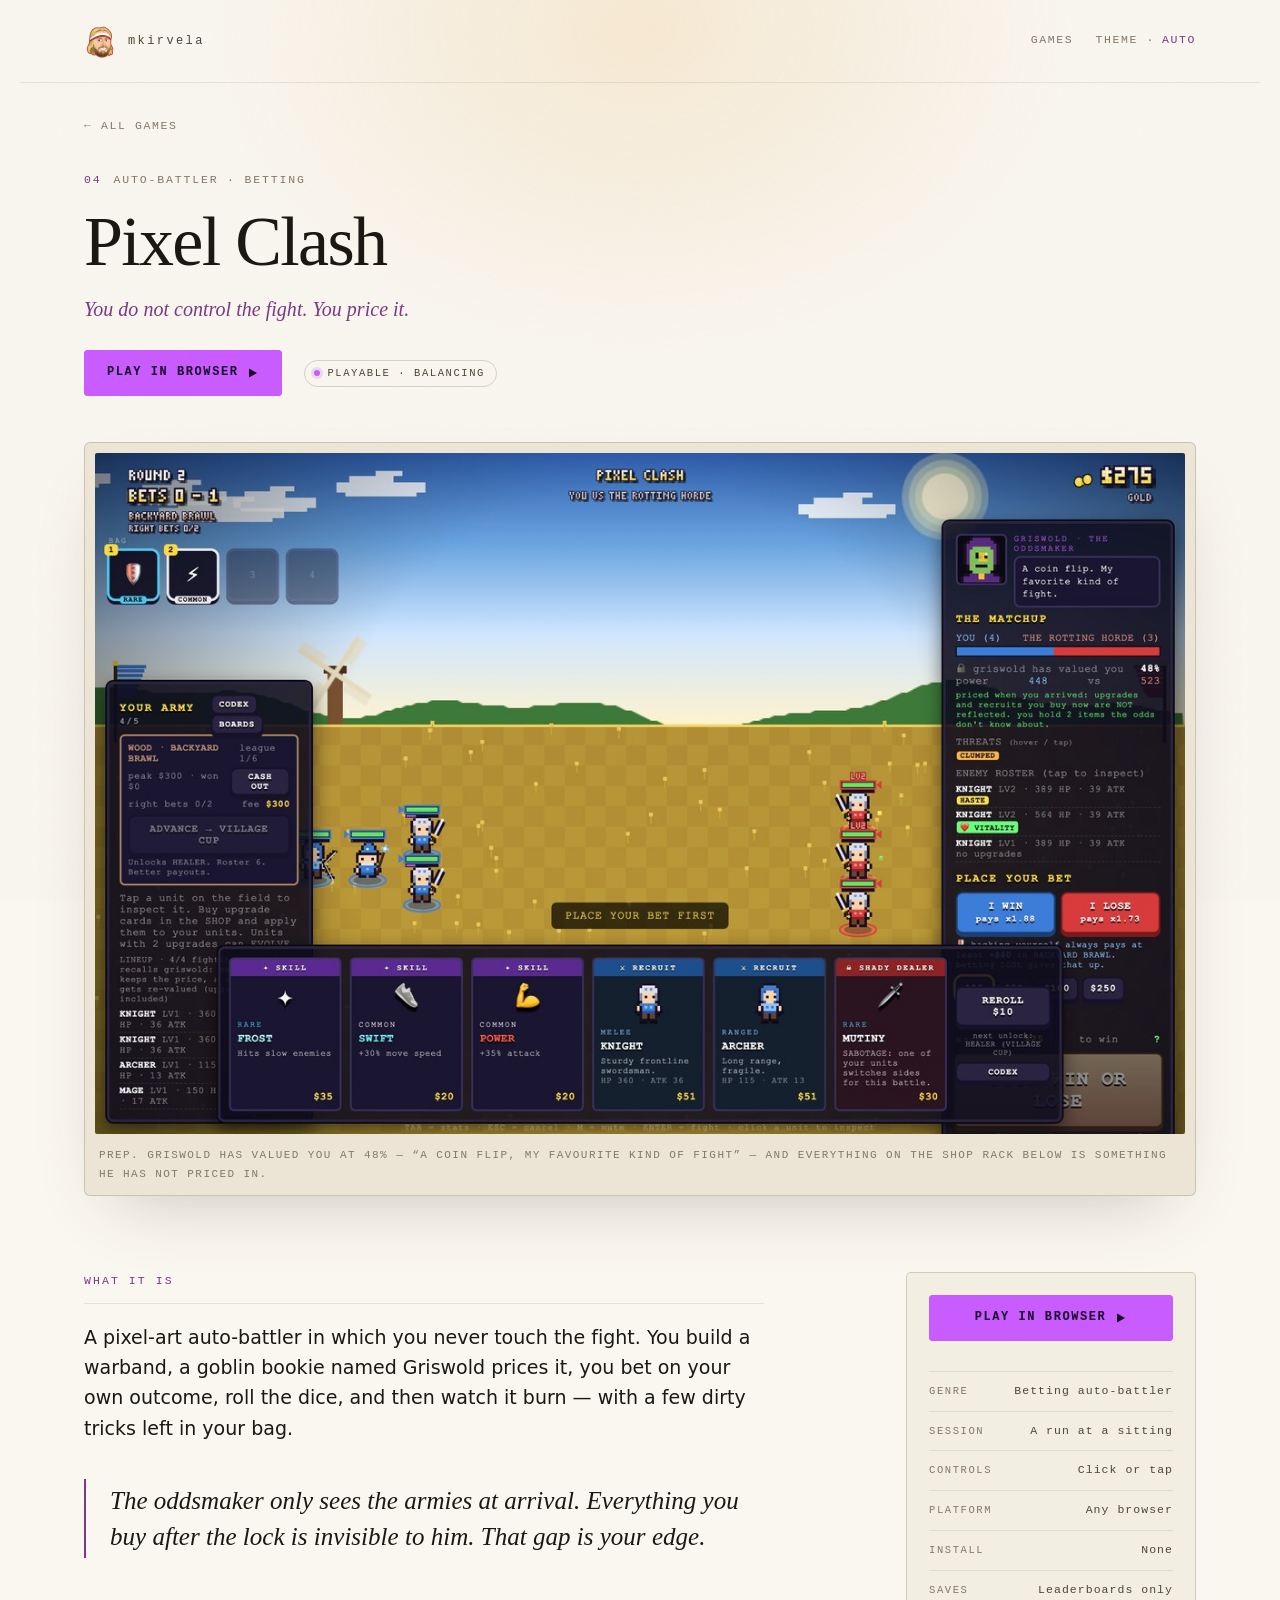
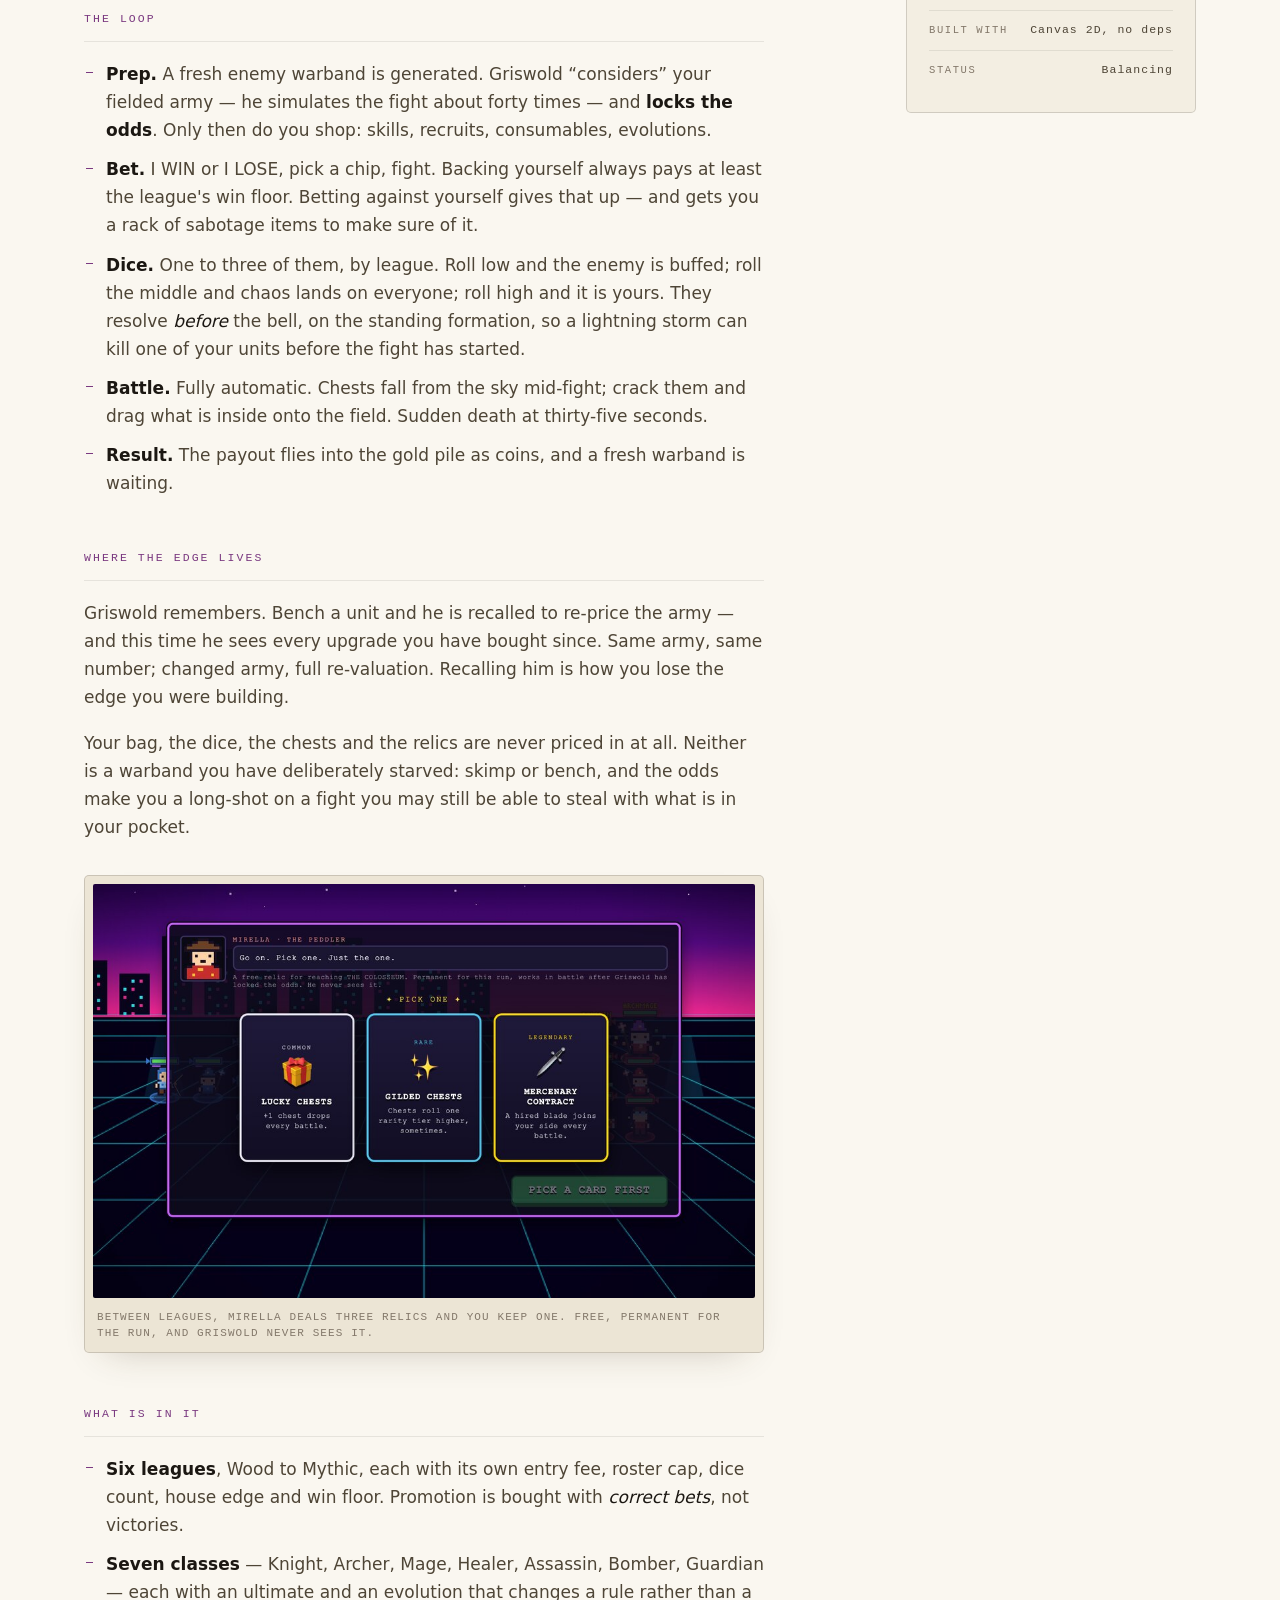
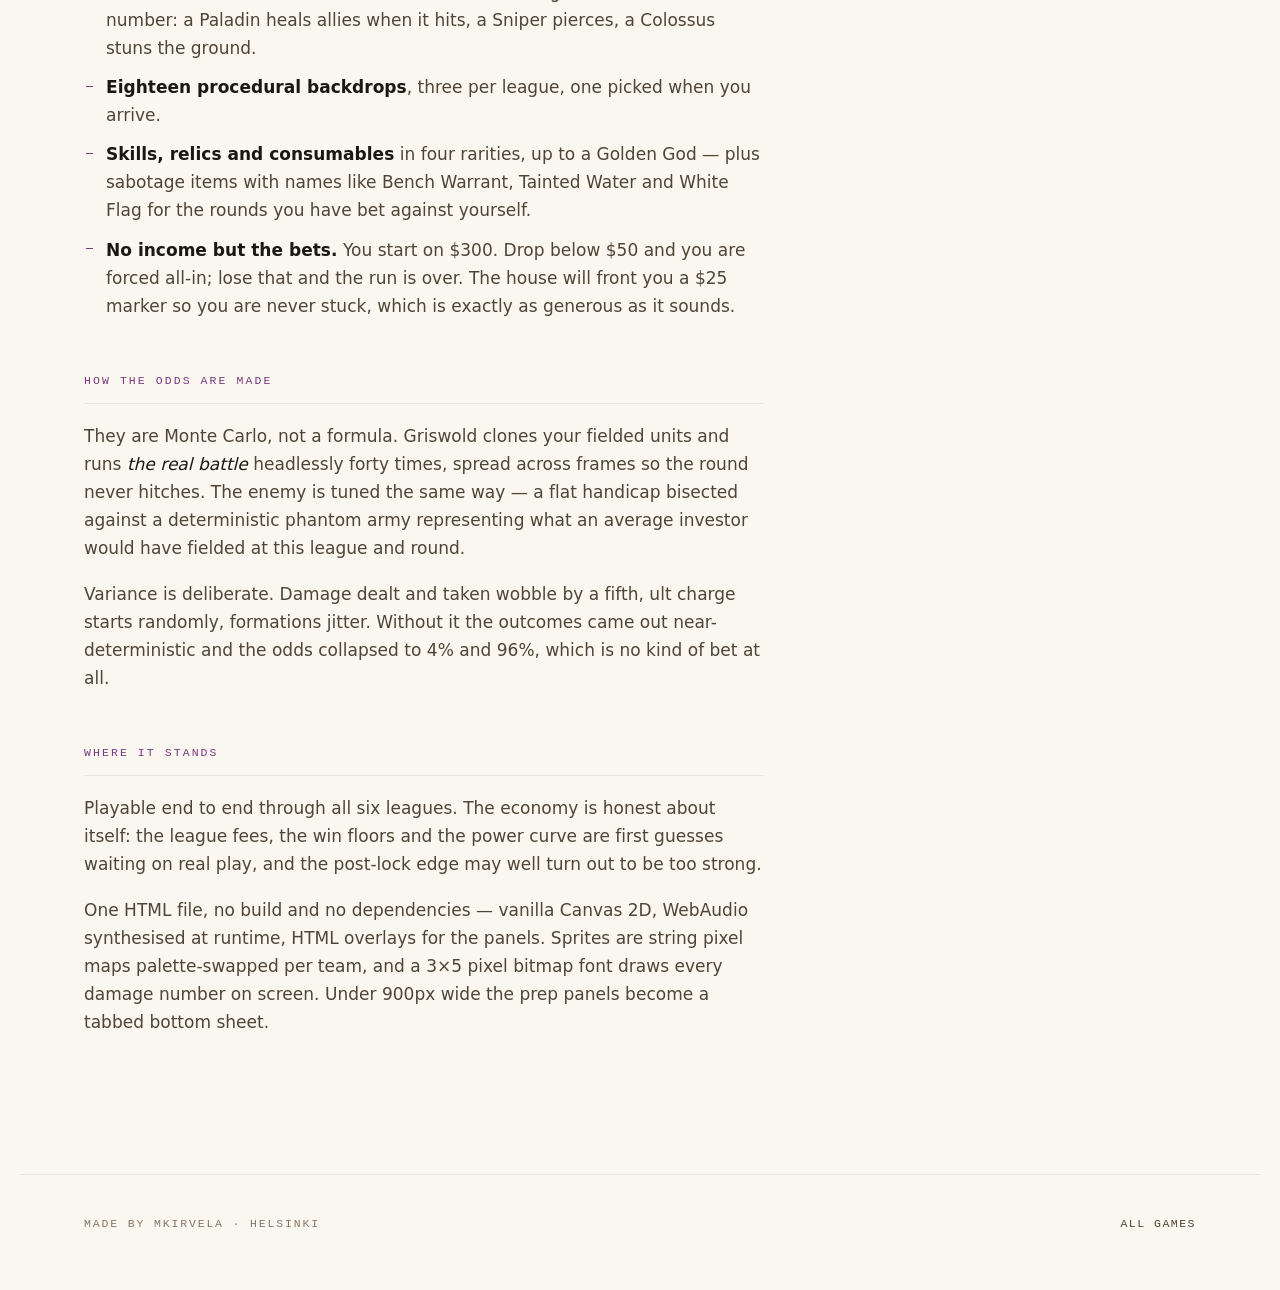
<file: games/pixel-clash.html>
<!DOCTYPE html>
<html lang="en">
<head>
<meta charset="utf-8">
<meta name="viewport" content="width=device-width, initial-scale=1">
<title>Pixel Clash — mkirvela</title>
<meta name="description" content="A pixel-art betting auto-battler. Build an army, let a goblin bookie price it, bet on the outcome, then watch it burn.">
<meta name="theme-color" content="#faf7f0" media="(prefers-color-scheme: light)">
<meta name="theme-color" content="#12100d" media="(prefers-color-scheme: dark)">

<meta property="og:type" content="article">
<meta property="og:title" content="Pixel Clash">
<meta property="og:description" content="A pixel-art betting auto-battler. Build an army, let a goblin bookie price it, bet on the outcome, then watch it burn.">
<meta property="og:image" content="../assets/img/pixel-clash-og.jpg">
<meta name="twitter:card" content="summary_large_image">

<link rel="stylesheet" href="../assets/css/site.css">
<link rel="icon" type="image/png" href="../assets/img/favicon-64.png">

<!-- Blocking, and in the head, so the stored theme is on <html> before the
     first paint. Deferring it buys nothing and costs a flash of the wrong
     colour on every load. -->
<script src="../assets/js/theme.js"></script>
</head>
<body style="--accent:#c85cff; --accent-ink:#1a0526;">
<div class="shell">

<header class="wrap masthead">
  <a class="wordmark" href="../index.html">
    <img class="avatar" src="../assets/img/mkirvela.png" width="128" height="128" alt="">
    <span class="wordmark-name">mkirvela</span>
  </a>
  <nav>
    <a href="../index.html#shelf">Games</a>
    <!-- hidden until theme.js unhides it, so no-JS readers are not offered a
         control that cannot do anything -->
    <button class="theme-btn" type="button" data-theme-toggle hidden>
      Theme &middot; <span class="theme-btn-text">auto</span>
    </button>
  </nav>
</header>

<div class="wrap">
  <a class="backlink" href="../index.html#shelf">&larr; All games</a>
</div>

<section class="wrap game-hero">
  <p class="game-index"><b>04</b> <span class="kind">Auto-battler &middot; Betting</span></p>
  <h1>Pixel Clash</h1>
  <p class="game-tagline">You do not control the fight. You price it.</p>
  <div class="actions">
    <a class="btn" href="https://mkirvela.github.io/pixel-clash/">
      Play in browser
      <svg width="12" height="12" viewBox="0 0 12 12" aria-hidden="true"><path d="M2 1.5v9l8-4.5-8-4.5z" fill="currentColor"/></svg>
    </a>
    <span class="status">Playable &middot; balancing</span>
  </div>
</section>

<div class="wrap">
  <figure class="hero-plate">
    <span class="plate-frame">
      <img src="../assets/img/pixel-clash-prep.jpg" width="1200" height="750"
           alt="The prep screen: a pixel-art battlefield with a blue warband on the left and a red one on the right, a purple panel on the right holding Griswold the goblin oddsmaker, the matchup at 48%, the enemy roster and I WIN / I LOSE buttons, and a row of shop cards along the bottom.">
    </span>
    <figcaption>Prep. Griswold has valued you at 48&percnt; &mdash; &ldquo;a coin flip, my favourite kind of fight&rdquo; &mdash; and everything on the shop rack below is something he has not priced in.</figcaption>
  </figure>
</div>

<main class="wrap detail">
  <div class="prose">

    <h2>What it is</h2>
    <p class="first">
      A pixel-art auto-battler in which you never touch the fight. You build a
      warband, a goblin bookie named Griswold prices it, you bet on your own
      outcome, roll the dice, and then watch it burn &mdash; with a few dirty
      tricks left in your bag.
    </p>

    <blockquote class="pull">
      The oddsmaker only sees the armies at arrival. Everything you buy after
      the lock is invisible to him. That gap is your edge.
    </blockquote>

    <h2>The loop</h2>
    <ul>
      <li><strong>Prep.</strong> A fresh enemy warband is generated. Griswold
        &ldquo;considers&rdquo; your fielded army &mdash; he simulates the fight
        about forty times &mdash; and <strong>locks the odds</strong>. Only then
        do you shop: skills, recruits, consumables, evolutions.</li>
      <li><strong>Bet.</strong> I WIN or I LOSE, pick a chip, fight. Backing
        yourself always pays at least the league's win floor. Betting against
        yourself gives that up &mdash; and gets you a rack of sabotage items to
        make sure of it.</li>
      <li><strong>Dice.</strong> One to three of them, by league. Roll low and
        the enemy is buffed; roll the middle and chaos lands on everyone; roll
        high and it is yours. They resolve <em>before</em> the bell, on the
        standing formation, so a lightning storm can kill one of your units
        before the fight has started.</li>
      <li><strong>Battle.</strong> Fully automatic. Chests fall from the sky
        mid-fight; crack them and drag what is inside onto the field. Sudden
        death at thirty-five seconds.</li>
      <li><strong>Result.</strong> The payout flies into the gold pile as coins,
        and a fresh warband is waiting.</li>
    </ul>

    <h2>Where the edge lives</h2>
    <p>
      Griswold remembers. Bench a unit and he is recalled to re-price the army
      &mdash; and this time he sees every upgrade you have bought since. Same
      army, same number; changed army, full re-valuation. Recalling him is how
      you lose the edge you were building.
    </p>
    <p>
      Your bag, the dice, the chests and the relics are never priced in at all.
      Neither is a warband you have deliberately starved: skimp or bench, and
      the odds make you a long-shot on a fight you may still be able to steal
      with what is in your pocket.
    </p>

    <figure class="figure">
      <img src="../assets/img/pixel-clash-relics.jpg" width="1000" height="625"
           alt="Mirella the peddler on a neon Colosseum backdrop, offering three face-down relic cards turned face up: Lucky Chests, Gilded Chests and a legendary Mercenary Contract.">
      <figcaption>Between leagues, Mirella deals three relics and you keep one. Free, permanent for the run, and Griswold never sees it.</figcaption>
    </figure>

    <h2>What is in it</h2>
    <ul>
      <li><strong>Six leagues</strong>, Wood to Mythic, each with its own entry
        fee, roster cap, dice count, house edge and win floor. Promotion is
        bought with <em>correct bets</em>, not victories.</li>
      <li><strong>Seven classes</strong> &mdash; Knight, Archer, Mage, Healer,
        Assassin, Bomber, Guardian &mdash; each with an ultimate and an
        evolution that changes a rule rather than a number: a Paladin heals
        allies when it hits, a Sniper pierces, a Colossus stuns the ground.</li>
      <li><strong>Eighteen procedural backdrops</strong>, three per league, one
        picked when you arrive.</li>
      <li><strong>Skills, relics and consumables</strong> in four rarities, up to
        a Golden God &mdash; plus sabotage items with names like Bench Warrant,
        Tainted Water and White Flag for the rounds you have bet against
        yourself.</li>
      <li><strong>No income but the bets.</strong> You start on $300. Drop below
        $50 and you are forced all-in; lose that and the run is over. The house
        will front you a $25 marker so you are never stuck, which is exactly as
        generous as it sounds.</li>
    </ul>

    <h2>How the odds are made</h2>
    <p>
      They are Monte Carlo, not a formula. Griswold clones your fielded units and
      runs <em>the real battle</em> headlessly forty times, spread across frames
      so the round never hitches. The enemy is tuned the same way &mdash; a flat
      handicap bisected against a deterministic phantom army representing what an
      average investor would have fielded at this league and round.
    </p>
    <p>
      Variance is deliberate. Damage dealt and taken wobble by a fifth, ult
      charge starts randomly, formations jitter. Without it the outcomes came out
      near-deterministic and the odds collapsed to 4&percnt; and 96&percnt;, which
      is no kind of bet at all.
    </p>

    <h2>Where it stands</h2>
    <p>
      Playable end to end through all six leagues. The economy is honest about
      itself: the league fees, the win floors and the power curve are first
      guesses waiting on real play, and the post-lock edge may well turn out to
      be too strong.
    </p>
    <p>
      One HTML file, no build and no dependencies &mdash; vanilla Canvas 2D,
      WebAudio synthesised at runtime, HTML overlays for the panels. Sprites are
      string pixel maps palette-swapped per team, and a 3&times;5 pixel bitmap
      font draws every damage number on screen. Under 900px wide the prep panels
      become a tabbed bottom sheet.
    </p>

  </div>

  <aside class="aside">
    <a class="btn" href="https://mkirvela.github.io/pixel-clash/">
      Play in browser
      <svg width="12" height="12" viewBox="0 0 12 12" aria-hidden="true"><path d="M2 1.5v9l8-4.5-8-4.5z" fill="currentColor"/></svg>
    </a>

    <dl class="spec">
      <div><dt>Genre</dt><dd>Betting auto-battler</dd></div>
      <div><dt>Session</dt><dd>A run at a sitting</dd></div>
      <div><dt>Controls</dt><dd>Click or tap</dd></div>
      <div><dt>Platform</dt><dd>Any browser</dd></div>
      <div><dt>Install</dt><dd>None</dd></div>
      <div><dt>Saves</dt><dd>Leaderboards only</dd></div>
      <div><dt>Built with</dt><dd>Canvas 2D, no deps</dd></div>
      <div><dt>Status</dt><dd>Balancing</dd></div>
    </dl>
  </aside>
</main>

<footer class="wrap footer">
  <p class="label">Made by mkirvela &middot; Helsinki</p>
  <div class="footer-links">
    <a href="../index.html#shelf">All games</a>
  </div>
</footer>

</div>
</body>
</html>
</file>
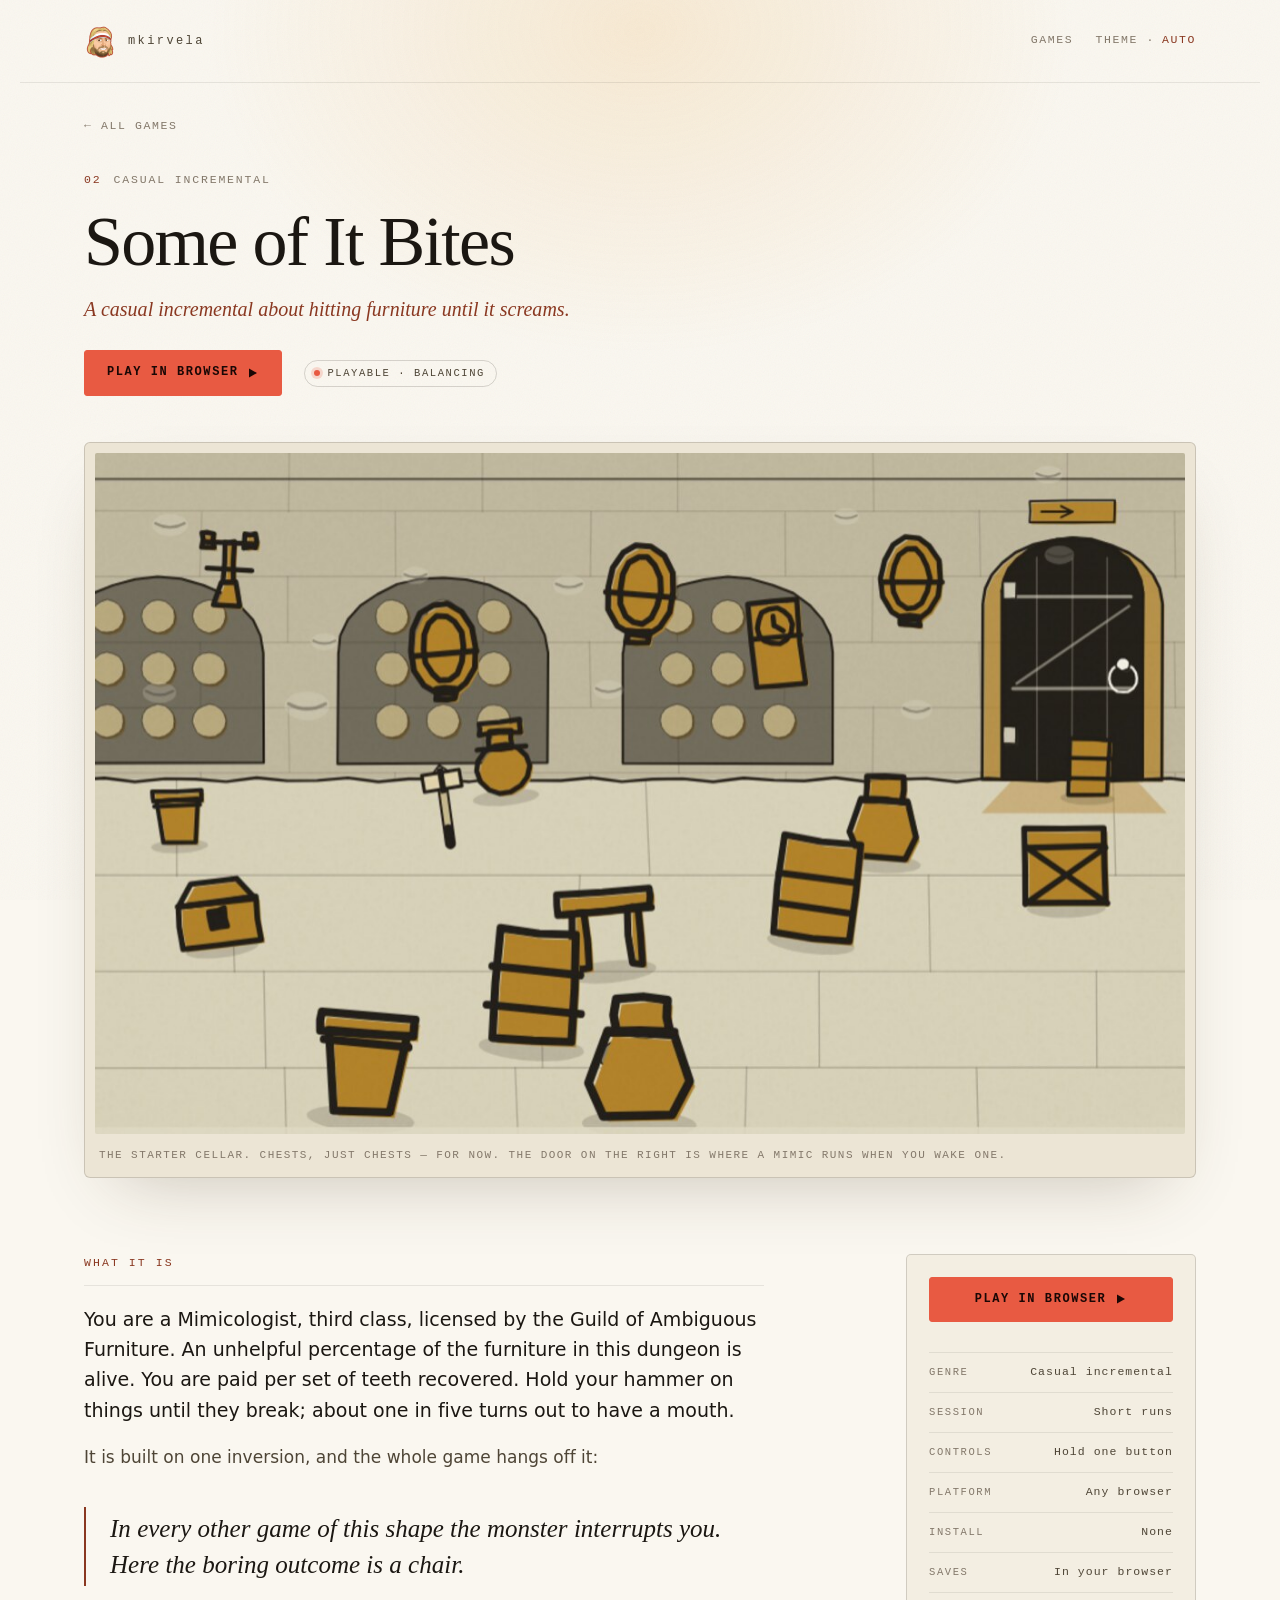
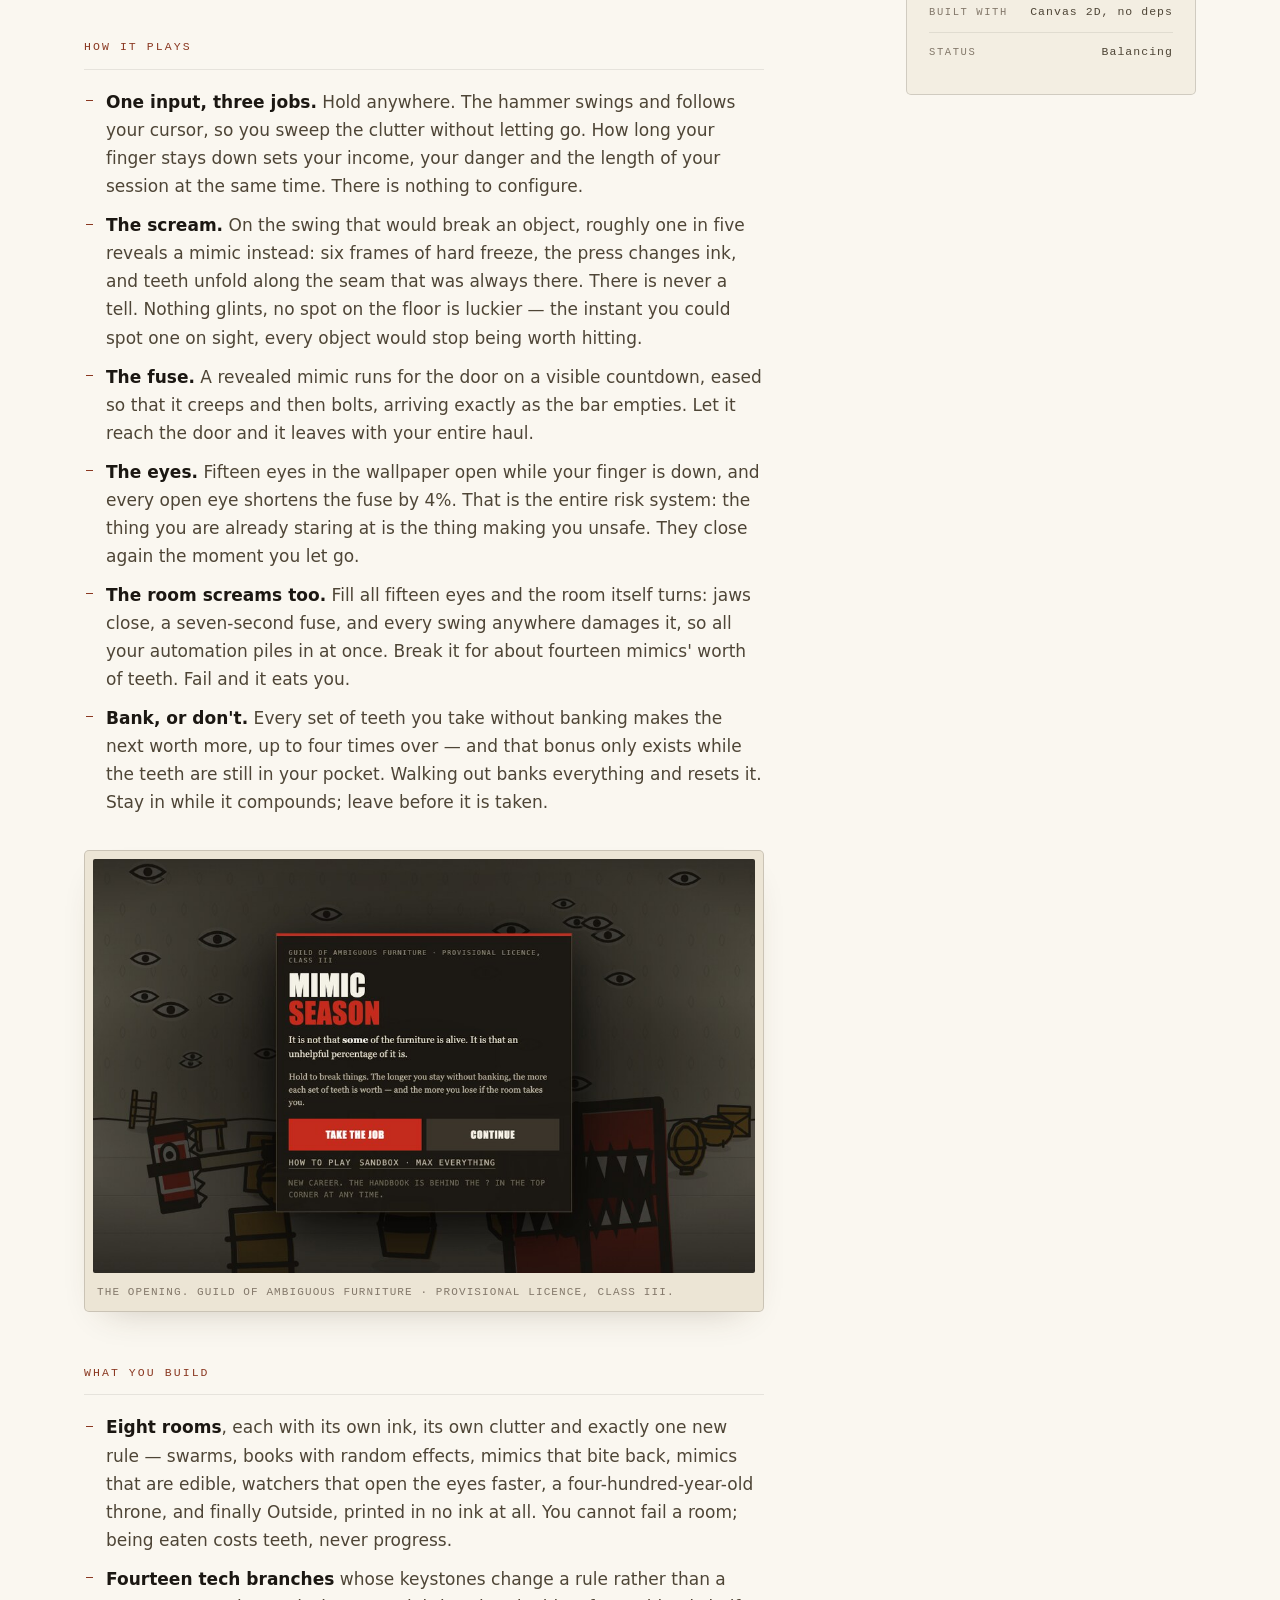
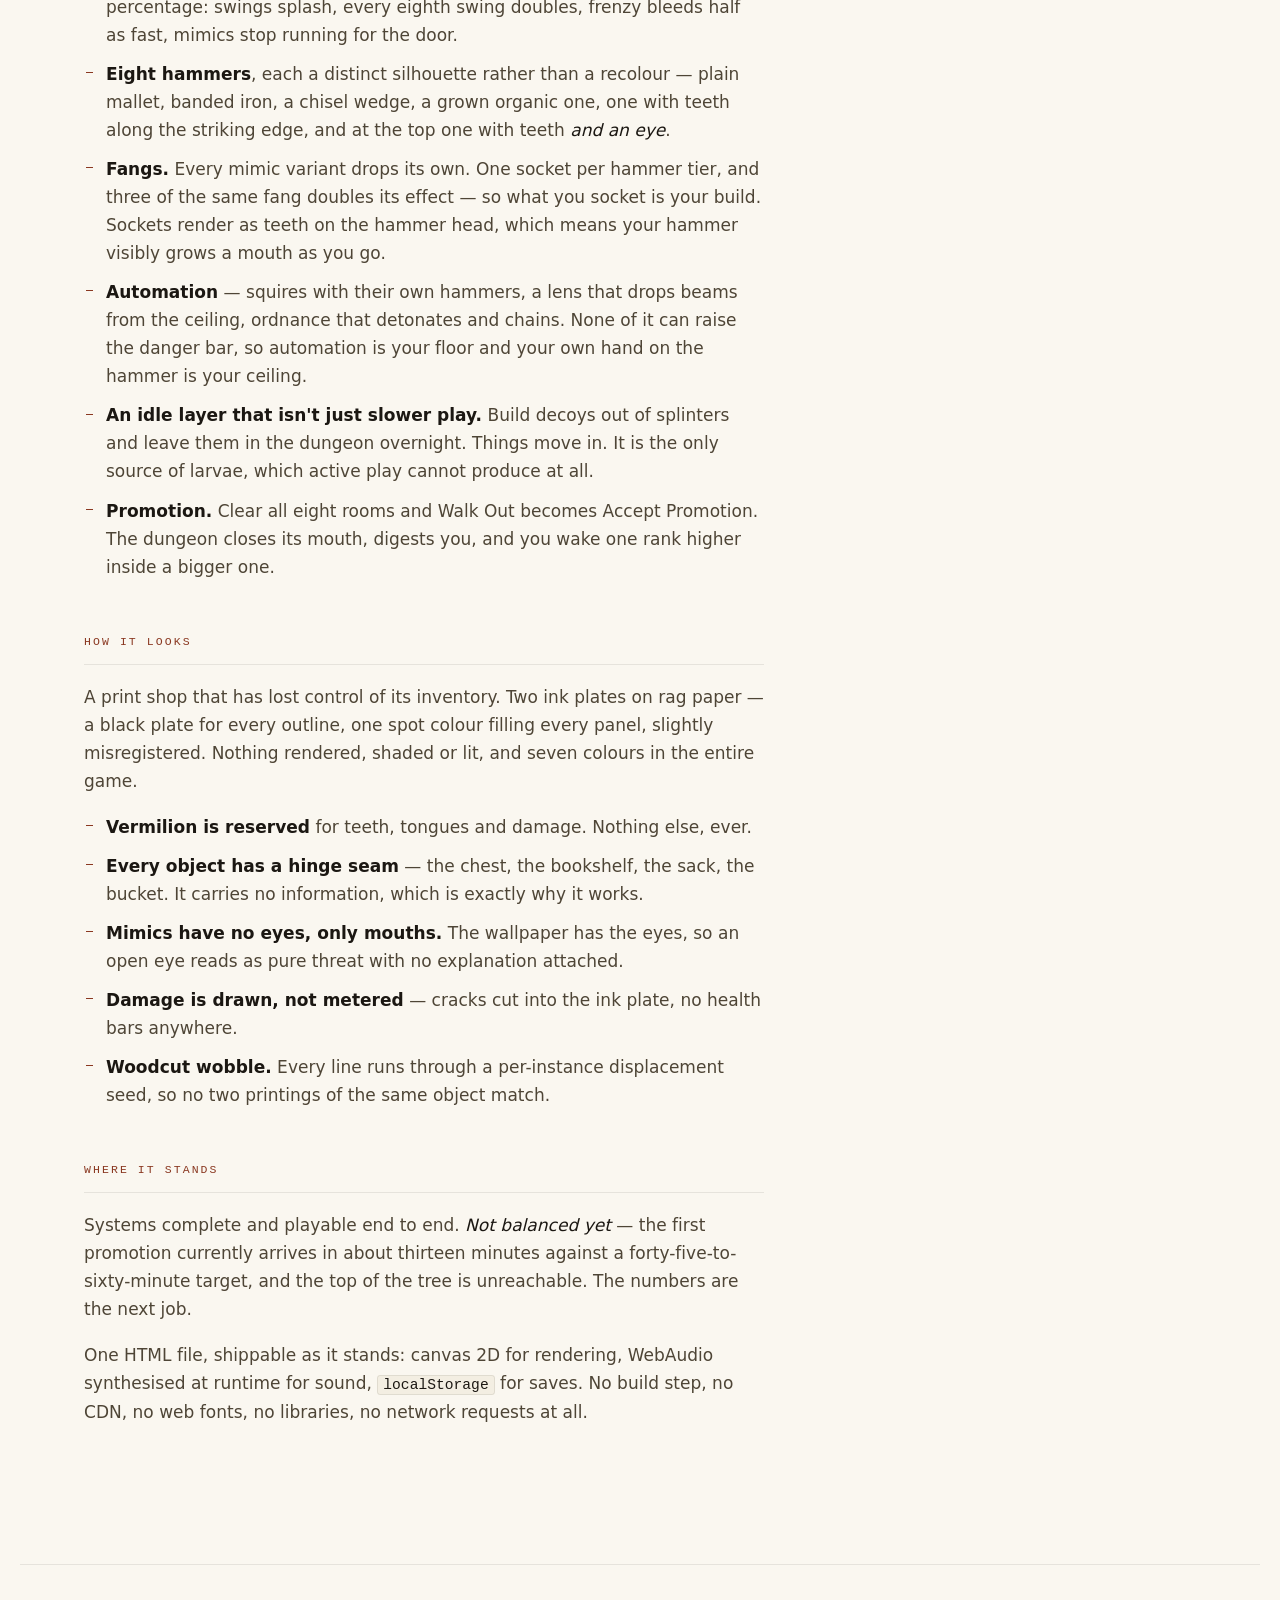
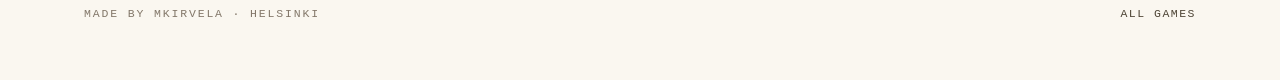
<file: games/some-of-it-bites.html>
<!DOCTYPE html>
<html lang="en">
<head>
<meta charset="utf-8">
<meta name="viewport" content="width=device-width, initial-scale=1">
<title>Some of It Bites — mkirvela</title>
<meta name="description" content="A casual incremental about hitting furniture until it screams. Hold to swing; about one in five things has a mouth.">
<meta name="theme-color" content="#faf7f0" media="(prefers-color-scheme: light)">
<meta name="theme-color" content="#12100d" media="(prefers-color-scheme: dark)">

<meta property="og:type" content="article">
<meta property="og:title" content="Some of It Bites">
<meta property="og:description" content="A casual incremental about hitting furniture until it screams. About one in five things has a mouth.">
<meta property="og:image" content="../assets/img/mimic-og.jpg">
<meta name="twitter:card" content="summary_large_image">

<link rel="stylesheet" href="../assets/css/site.css">
<link rel="icon" type="image/png" href="../assets/img/favicon-64.png">

<!-- Blocking, and in the head, so the stored theme is on <html> before the
     first paint. Deferring it buys nothing and costs a flash of the wrong
     colour on every load. -->
<script src="../assets/js/theme.js"></script>
</head>
<body style="--accent:#e85a42; --accent-ink:#1a0705;">
<div class="shell">

<header class="wrap masthead">
  <a class="wordmark" href="../index.html">
    <img class="avatar" src="../assets/img/mkirvela.png" width="128" height="128" alt="">
    <span class="wordmark-name">mkirvela</span>
  </a>
  <nav>
    <a href="../index.html#shelf">Games</a>
    <!-- hidden until theme.js unhides it, so no-JS readers are not offered a
         control that cannot do anything -->
    <button class="theme-btn" type="button" data-theme-toggle hidden>
      Theme &middot; <span class="theme-btn-text">auto</span>
    </button>
  </nav>
</header>

<div class="wrap">
  <a class="backlink" href="../index.html#shelf">&larr; All games</a>
</div>

<section class="wrap game-hero">
  <p class="game-index"><b>02</b> <span class="kind">Casual incremental</span></p>
  <h1>Some of It Bites</h1>
  <p class="game-tagline">A casual incremental about hitting furniture until it screams.</p>
  <div class="actions">
    <a class="btn" href="https://mkirvela.github.io/some-of-it-bites/">
      Play in browser
      <svg width="12" height="12" viewBox="0 0 12 12" aria-hidden="true"><path d="M2 1.5v9l8-4.5-8-4.5z" fill="currentColor"/></svg>
    </a>
    <span class="status">Playable &middot; balancing</span>
  </div>
</section>

<div class="wrap">
  <figure class="hero-plate">
    <span class="plate-frame">
      <img src="../assets/img/mimic-room.jpg" width="1200" height="750"
           alt="The Starter Cellar in play: ochre chests, crates, barrels and a stool scattered across a pale stone floor, four alcoves in the back wall, a dropped hammer, and the exit door standing open on the right.">
    </span>
    <figcaption>The Starter Cellar. Chests, just chests &mdash; for now. The door on the right is where a mimic runs when you wake one.</figcaption>
  </figure>
</div>

<main class="wrap detail">
  <div class="prose">

    <h2>What it is</h2>
    <p class="first">
      You are a Mimicologist, third class, licensed by the Guild of Ambiguous
      Furniture. An unhelpful percentage of the furniture in this dungeon is
      alive. You are paid per set of teeth recovered. Hold your hammer on things
      until they break; about one in five turns out to have a mouth.
    </p>
    <p>
      It is built on one inversion, and the whole game hangs off it:
    </p>

    <blockquote class="pull">
      In every other game of this shape the monster interrupts you.
      Here the boring outcome is a chair.
    </blockquote>

    <h2>How it plays</h2>
    <ul>
      <li><strong>One input, three jobs.</strong> Hold anywhere. The hammer swings
        and follows your cursor, so you sweep the clutter without letting go. How
        long your finger stays down sets your income, your danger and the length
        of your session at the same time. There is nothing to configure.</li>
      <li><strong>The scream.</strong> On the swing that would break an object,
        roughly one in five reveals a mimic instead: six frames of hard freeze,
        the press changes ink, and teeth unfold along the seam that was always
        there. There is never a tell. Nothing glints, no spot on the floor is
        luckier — the instant you could spot one on sight, every object would
        stop being worth hitting.</li>
      <li><strong>The fuse.</strong> A revealed mimic runs for the door on a
        visible countdown, eased so that it creeps and then bolts, arriving
        exactly as the bar empties. Let it reach the door and it leaves with your
        entire haul.</li>
      <li><strong>The eyes.</strong> Fifteen eyes in the wallpaper open while your
        finger is down, and every open eye shortens the fuse by 4%. That is the
        entire risk system: the thing you are already staring at is the thing
        making you unsafe. They close again the moment you let go.</li>
      <li><strong>The room screams too.</strong> Fill all fifteen eyes and the room
        itself turns: jaws close, a seven-second fuse, and every swing anywhere
        damages it, so all your automation piles in at once. Break it for about
        fourteen mimics' worth of teeth. Fail and it eats you.</li>
      <li><strong>Bank, or don't.</strong> Every set of teeth you take without
        banking makes the next worth more, up to four times over — and that bonus
        only exists while the teeth are still in your pocket. Walking out banks
        everything and resets it. Stay in while it compounds; leave before it is
        taken.</li>
    </ul>

    <!-- STALE: this shot is of the title card under the old name, and still
         reads MIMIC / SEASON. The alt text below describes what is actually in
         the picture, which is why it says so too. Re-shoot from the renamed
         build and both can lose the old title. -->
    <figure class="figure">
      <img src="../assets/img/mimic-title.jpg" width="1000" height="625"
           alt="The game's title card: heavy condensed type reading MIMIC in cream and SEASON in vermilion over a dark room whose wallpaper is full of open eyes, with a red-mouthed chest visible below.">
      <figcaption>The opening. Guild of Ambiguous Furniture &middot; provisional licence, class III.</figcaption>
    </figure>

    <h2>What you build</h2>
    <ul>
      <li><strong>Eight rooms</strong>, each with its own ink, its own clutter and
        exactly one new rule — swarms, books with random effects, mimics that bite
        back, mimics that are edible, watchers that open the eyes faster, a
        four-hundred-year-old throne, and finally Outside, printed in no ink at
        all. You cannot fail a room; being eaten costs teeth, never progress.</li>
      <li><strong>Fourteen tech branches</strong> whose keystones change a rule
        rather than a percentage: swings splash, every eighth swing doubles,
        frenzy bleeds half as fast, mimics stop running for the door.</li>
      <li><strong>Eight hammers</strong>, each a distinct silhouette rather than a
        recolour — plain mallet, banded iron, a chisel wedge, a grown organic one,
        one with teeth along the striking edge, and at the top one with teeth
        <em>and an eye</em>.</li>
      <li><strong>Fangs.</strong> Every mimic variant drops its own. One socket per
        hammer tier, and three of the same fang doubles its effect — so what you
        socket is your build. Sockets render as teeth on the hammer head, which
        means your hammer visibly grows a mouth as you go.</li>
      <li><strong>Automation</strong> — squires with their own hammers, a lens that
        drops beams from the ceiling, ordnance that detonates and chains. None of
        it can raise the danger bar, so automation is your floor and your own hand
        on the hammer is your ceiling.</li>
      <li><strong>An idle layer that isn't just slower play.</strong> Build decoys
        out of splinters and leave them in the dungeon overnight. Things move in.
        It is the only source of larvae, which active play cannot produce at all.</li>
      <li><strong>Promotion.</strong> Clear all eight rooms and Walk Out becomes
        Accept Promotion. The dungeon closes its mouth, digests you, and you wake
        one rank higher inside a bigger one.</li>
    </ul>

    <h2>How it looks</h2>
    <p>
      A print shop that has lost control of its inventory. Two ink plates on rag
      paper — a black plate for every outline, one spot colour filling every
      panel, slightly misregistered. Nothing rendered, shaded or lit, and seven
      colours in the entire game.
    </p>
    <ul>
      <li><strong>Vermilion is reserved</strong> for teeth, tongues and damage.
        Nothing else, ever.</li>
      <li><strong>Every object has a hinge seam</strong> — the chest, the
        bookshelf, the sack, the bucket. It carries no information, which is
        exactly why it works.</li>
      <li><strong>Mimics have no eyes, only mouths.</strong> The wallpaper has the
        eyes, so an open eye reads as pure threat with no explanation attached.</li>
      <li><strong>Damage is drawn, not metered</strong> — cracks cut into the ink
        plate, no health bars anywhere.</li>
      <li><strong>Woodcut wobble.</strong> Every line runs through a per-instance
        displacement seed, so no two printings of the same object match.</li>
    </ul>

    <h2>Where it stands</h2>
    <p>
      Systems complete and playable end to end. <em>Not balanced yet</em> — the
      first promotion currently arrives in about thirteen minutes against a
      forty-five-to-sixty-minute target, and the top of the tree is unreachable.
      The numbers are the next job.
    </p>
    <p>
      One HTML file, shippable as it stands: canvas 2D for rendering, WebAudio
      synthesised at runtime for sound, <code>localStorage</code> for saves. No
      build step, no CDN, no web fonts, no libraries, no network requests at all.
    </p>

  </div>

  <aside class="aside">
    <a class="btn" href="https://mkirvela.github.io/some-of-it-bites/">
      Play in browser
      <svg width="12" height="12" viewBox="0 0 12 12" aria-hidden="true"><path d="M2 1.5v9l8-4.5-8-4.5z" fill="currentColor"/></svg>
    </a>

    <dl class="spec">
      <div><dt>Genre</dt><dd>Casual incremental</dd></div>
      <div><dt>Session</dt><dd>Short runs</dd></div>
      <div><dt>Controls</dt><dd>Hold one button</dd></div>
      <div><dt>Platform</dt><dd>Any browser</dd></div>
      <div><dt>Install</dt><dd>None</dd></div>
      <div><dt>Saves</dt><dd>In your browser</dd></div>
      <div><dt>Built with</dt><dd>Canvas 2D, no deps</dd></div>
      <div><dt>Status</dt><dd>Balancing</dd></div>
    </dl>
  </aside>
</main>

<footer class="wrap footer">
  <p class="label">Made by mkirvela &middot; Helsinki</p>
  <div class="footer-links">
    <a href="../index.html#shelf">All games</a>
  </div>
</footer>

</div>
</body>
</html>
</file>
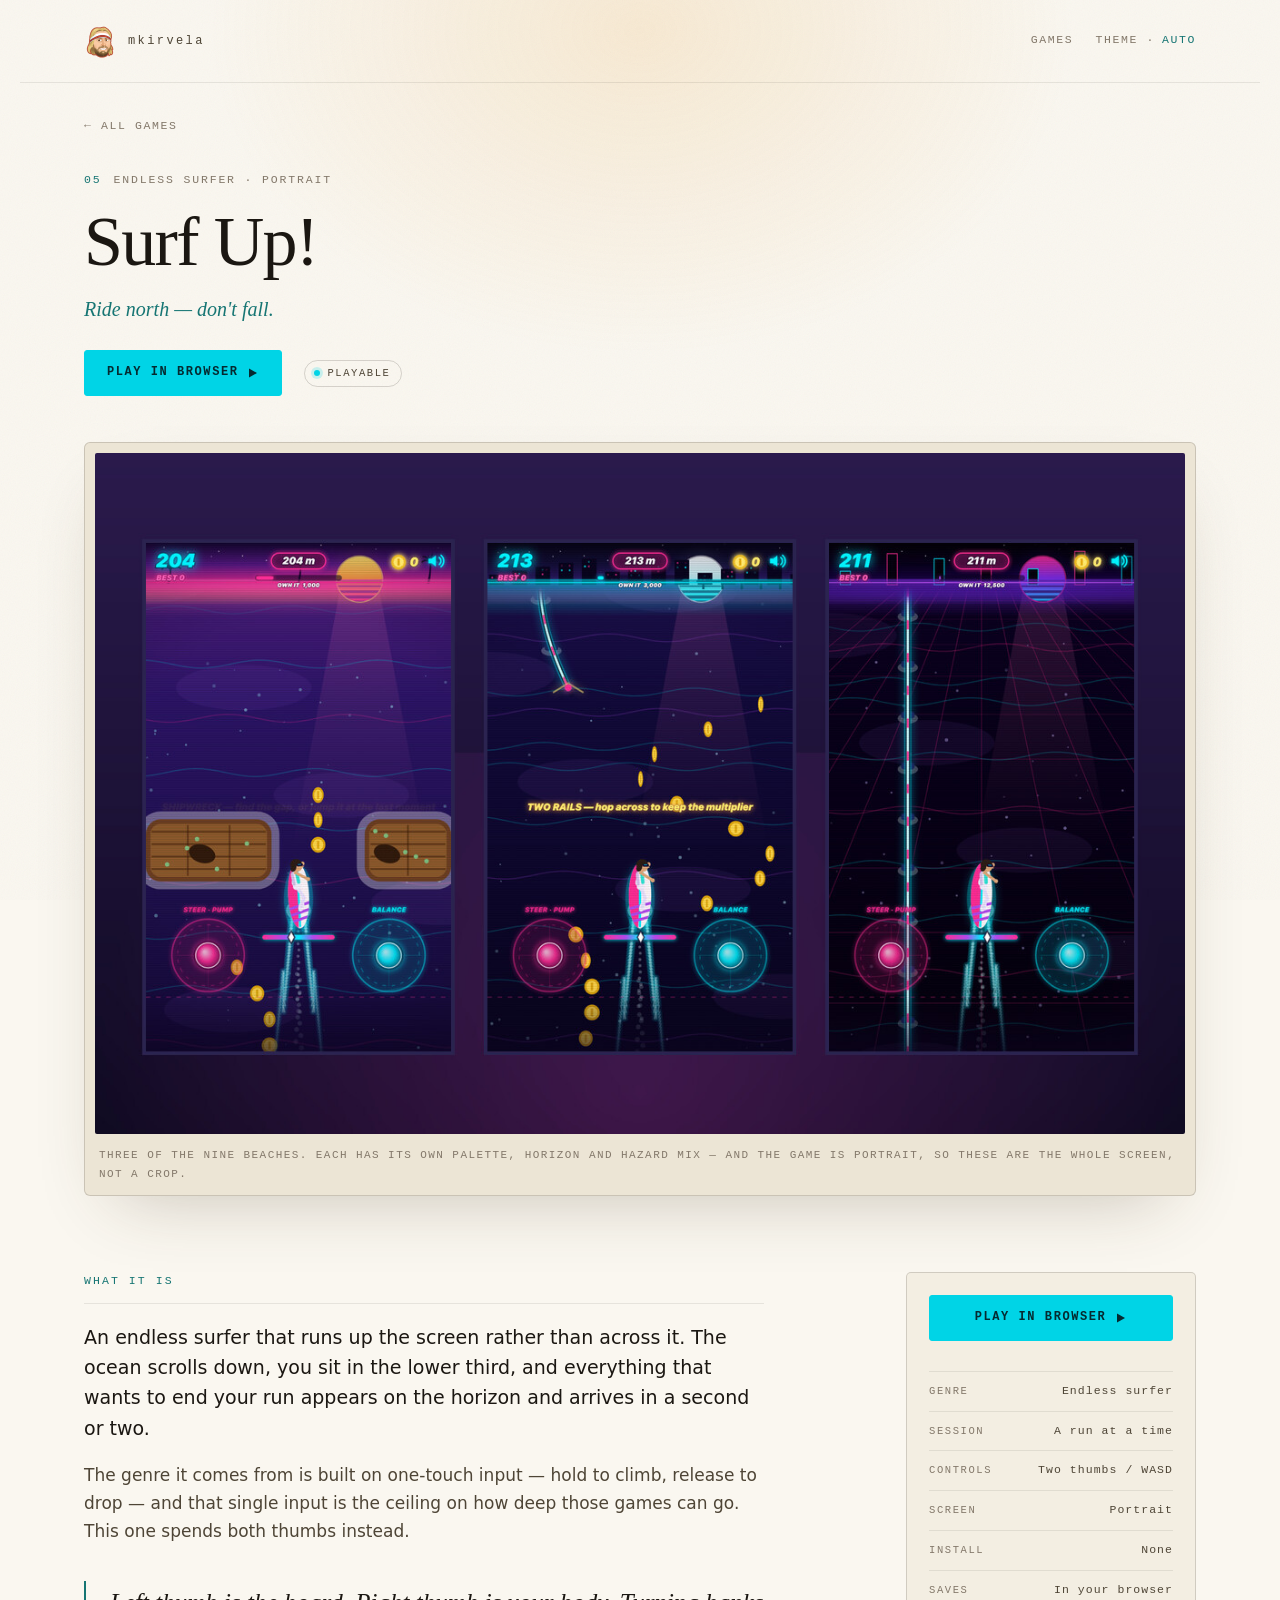
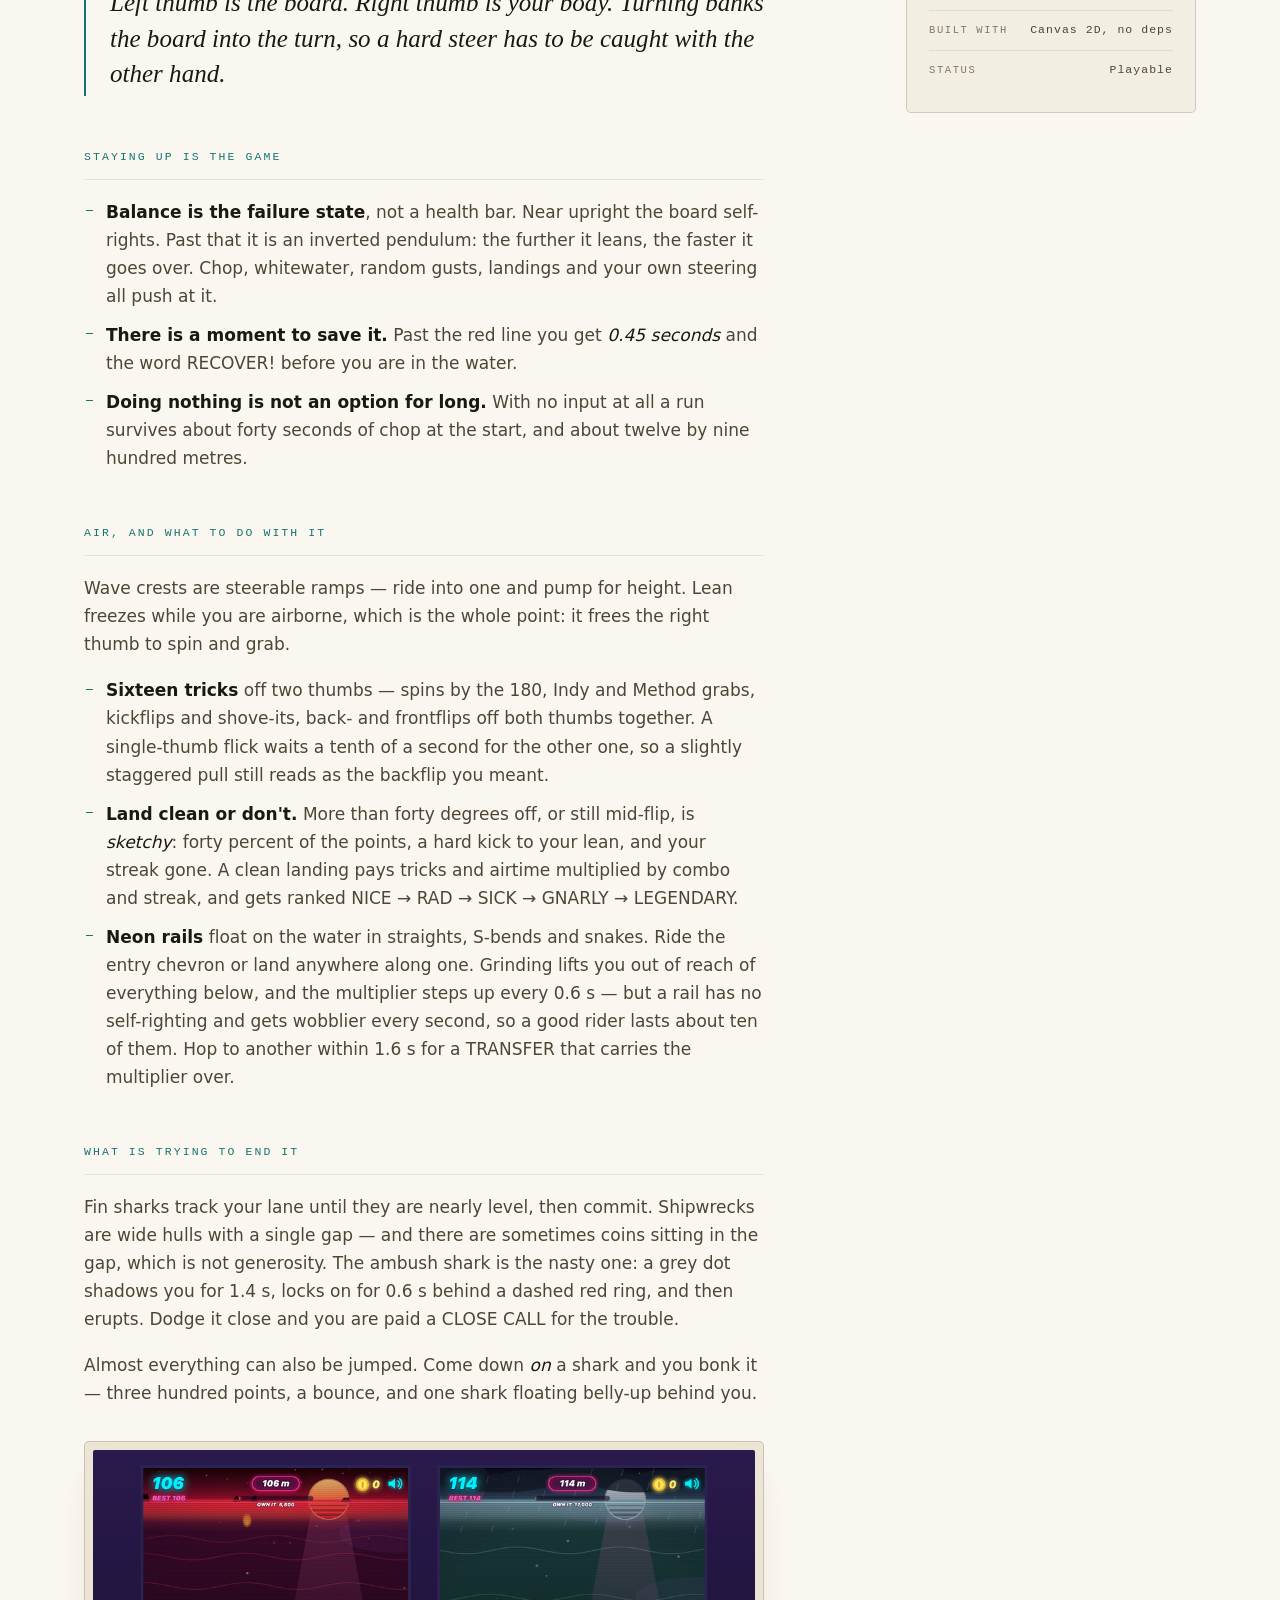
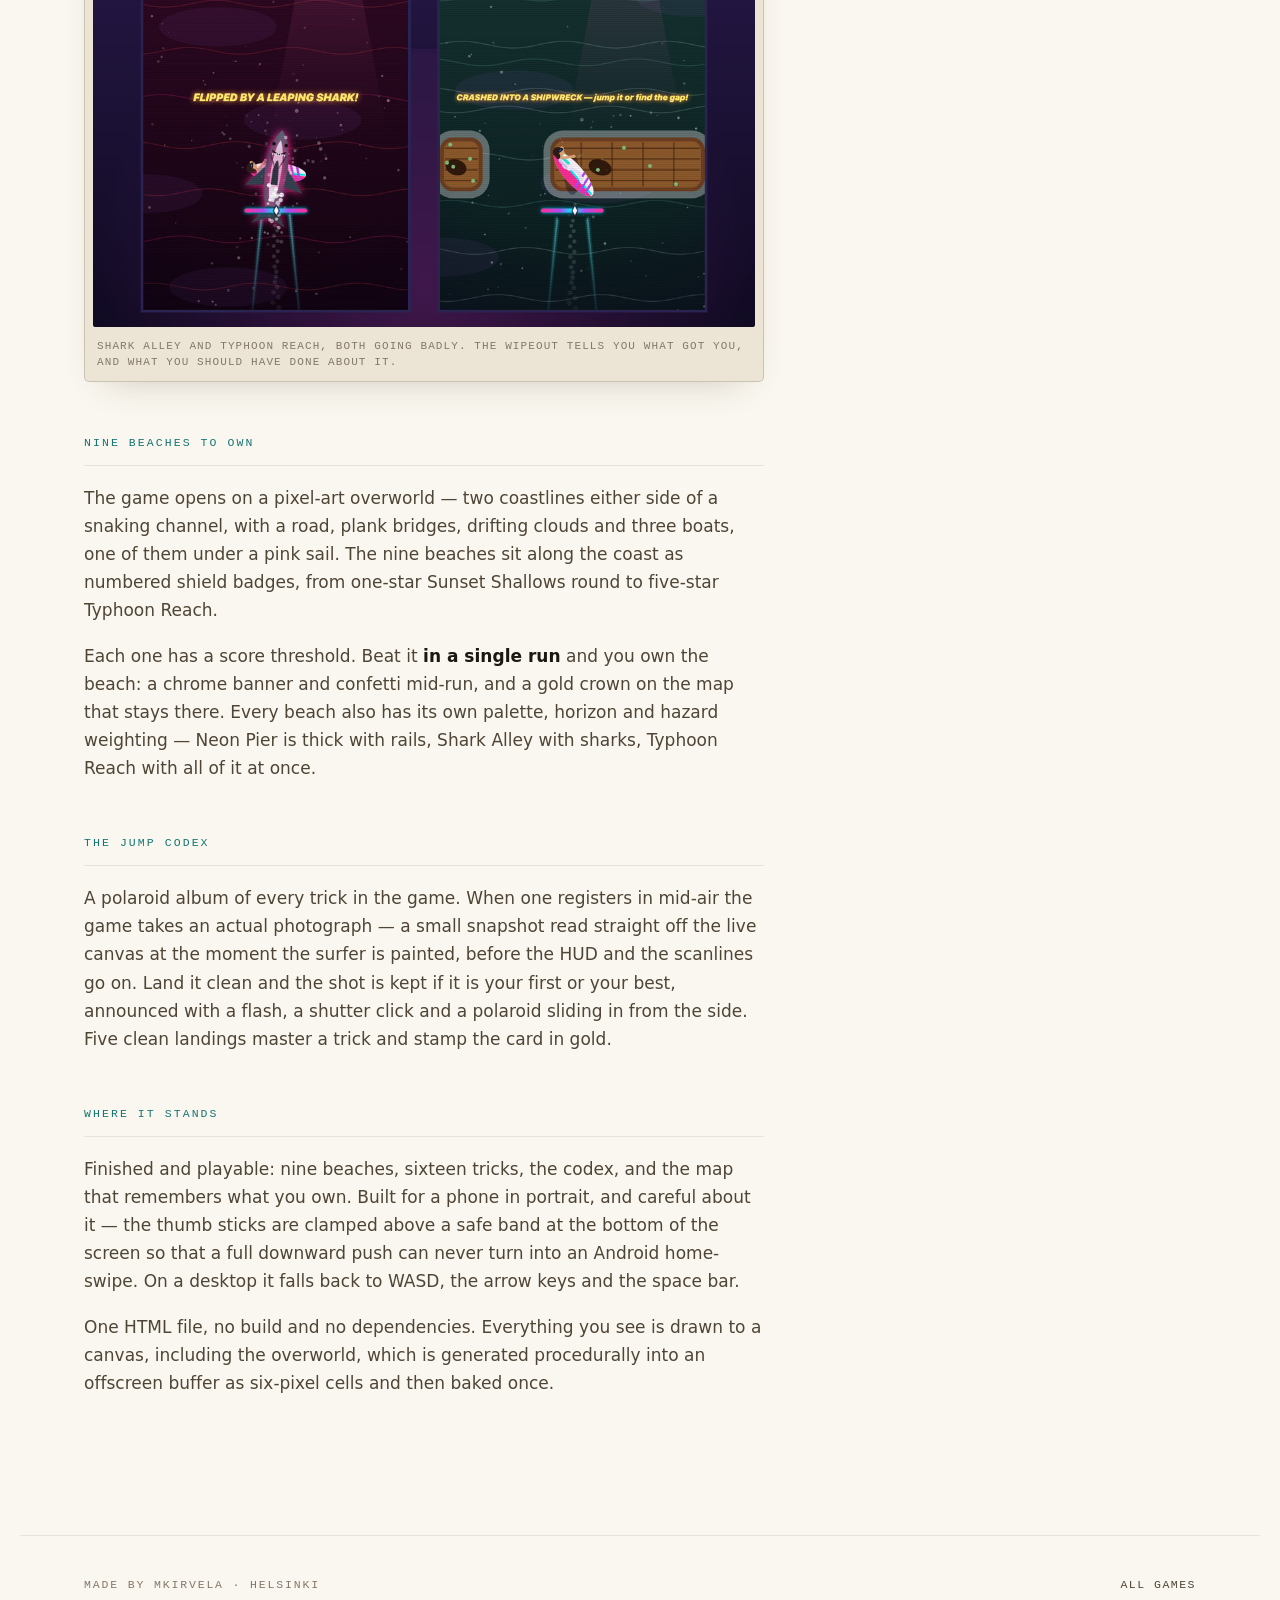
<file: games/surf-up.html>
<!DOCTYPE html>
<html lang="en">
<head>
<meta charset="utf-8">
<meta name="viewport" content="width=device-width, initial-scale=1">
<title>Surf Up! — mkirvela</title>
<meta name="description" content="A two-thumb endless surfer in neon. Steer with one hand, stay upright with the other, and own nine beaches.">
<meta name="theme-color" content="#faf7f0" media="(prefers-color-scheme: light)">
<meta name="theme-color" content="#12100d" media="(prefers-color-scheme: dark)">

<meta property="og:type" content="article">
<meta property="og:title" content="Surf Up!">
<meta property="og:description" content="A two-thumb endless surfer in neon. Steer with one hand, stay upright with the other, and own nine beaches.">
<meta property="og:image" content="../assets/img/surf-up-og.jpg">
<meta name="twitter:card" content="summary_large_image">

<link rel="stylesheet" href="../assets/css/site.css">
<link rel="icon" type="image/png" href="../assets/img/favicon-64.png">

<!-- Blocking, and in the head, so the stored theme is on <html> before the
     first paint. Deferring it buys nothing and costs a flash of the wrong
     colour on every load. -->
<script src="../assets/js/theme.js"></script>
</head>
<body style="--accent:#00d4e6; --accent-ink:#052a30;">
<div class="shell">

<header class="wrap masthead">
  <a class="wordmark" href="../index.html">
    <img class="avatar" src="../assets/img/mkirvela.png" width="128" height="128" alt="">
    <span class="wordmark-name">mkirvela</span>
  </a>
  <nav>
    <a href="../index.html#shelf">Games</a>
    <!-- hidden until theme.js unhides it, so no-JS readers are not offered a
         control that cannot do anything -->
    <button class="theme-btn" type="button" data-theme-toggle hidden>
      Theme &middot; <span class="theme-btn-text">auto</span>
    </button>
  </nav>
</header>

<div class="wrap">
  <a class="backlink" href="../index.html#shelf">&larr; All games</a>
</div>

<section class="wrap game-hero">
  <p class="game-index"><b>05</b> <span class="kind">Endless surfer &middot; Portrait</span></p>
  <h1>Surf Up!</h1>
  <p class="game-tagline">Ride north &mdash; don't fall.</p>
  <div class="actions">
    <a class="btn" href="https://mkirvela.github.io/surf-up/">
      Play in browser
      <svg width="12" height="12" viewBox="0 0 12 12" aria-hidden="true"><path d="M2 1.5v9l8-4.5-8-4.5z" fill="currentColor"/></svg>
    </a>
    <span class="status">Playable</span>
  </div>
</section>

<div class="wrap">
  <figure class="hero-plate">
    <span class="plate-frame">
      <img src="../assets/img/surf-up-beaches.jpg" width="1200" height="750"
           alt="Three portrait screens side by side: a surfer threading the gap in a shipwreck under a pink retro sun; a neon rail curving in over a night lagoon with a trail of coins; and a black seascape ruled by a magenta perspective grid with a long rail running to the horizon.">
    </span>
    <figcaption>Three of the nine beaches. Each has its own palette, horizon and hazard mix &mdash; and the game is portrait, so these are the whole screen, not a crop.</figcaption>
  </figure>
</div>

<main class="wrap detail">
  <div class="prose">

    <h2>What it is</h2>
    <p class="first">
      An endless surfer that runs up the screen rather than across it. The ocean
      scrolls down, you sit in the lower third, and everything that wants to end
      your run appears on the horizon and arrives in a second or two.
    </p>
    <p>
      The genre it comes from is built on one-touch input &mdash; hold to climb,
      release to drop &mdash; and that single input is the ceiling on how deep
      those games can go. This one spends both thumbs instead.
    </p>

    <blockquote class="pull">
      Left thumb is the board. Right thumb is your body. Turning banks the board
      into the turn, so a hard steer has to be caught with the other hand.
    </blockquote>

    <h2>Staying up is the game</h2>
    <ul>
      <li><strong>Balance is the failure state</strong>, not a health bar. Near
        upright the board self-rights. Past that it is an inverted pendulum: the
        further it leans, the faster it goes over. Chop, whitewater, random
        gusts, landings and your own steering all push at it.</li>
      <li><strong>There is a moment to save it.</strong> Past the red line you
        get <em>0.45 seconds</em> and the word RECOVER! before you are in the
        water.</li>
      <li><strong>Doing nothing is not an option for long.</strong> With no input
        at all a run survives about forty seconds of chop at the start, and about
        twelve by nine hundred metres.</li>
    </ul>

    <h2>Air, and what to do with it</h2>
    <p>
      Wave crests are steerable ramps &mdash; ride into one and pump for height.
      Lean freezes while you are airborne, which is the whole point: it frees the
      right thumb to spin and grab.
    </p>
    <ul>
      <li><strong>Sixteen tricks</strong> off two thumbs &mdash; spins by the
        180, Indy and Method grabs, kickflips and shove-its, back- and
        frontflips off both thumbs together. A single-thumb flick waits a tenth
        of a second for the other one, so a slightly staggered pull still reads
        as the backflip you meant.</li>
      <li><strong>Land clean or don't.</strong> More than forty degrees off, or
        still mid-flip, is <em>sketchy</em>: forty percent of the points, a hard
        kick to your lean, and your streak gone. A clean landing pays tricks and
        airtime multiplied by combo and streak, and gets ranked
        NICE &rarr; RAD &rarr; SICK &rarr; GNARLY &rarr; LEGENDARY.</li>
      <li><strong>Neon rails</strong> float on the water in straights, S-bends
        and snakes. Ride the entry chevron or land anywhere along one. Grinding
        lifts you out of reach of everything below, and the multiplier steps up
        every 0.6 s &mdash; but a rail has no self-righting and gets wobblier
        every second, so a good rider lasts about ten of them. Hop to another
        within 1.6 s for a TRANSFER that carries the multiplier over.</li>
    </ul>

    <h2>What is trying to end it</h2>
    <p>
      Fin sharks track your lane until they are nearly level, then commit.
      Shipwrecks are wide hulls with a single gap &mdash; and there are sometimes
      coins sitting in the gap, which is not generosity. The ambush shark is the
      nasty one: a grey dot shadows you for 1.4 s, locks on for 0.6 s behind a
      dashed red ring, and then erupts. Dodge it close and you are paid a CLOSE
      CALL for the trouble.
    </p>
    <p>
      Almost everything can also be jumped. Come down <em>on</em> a shark and you
      bonk it &mdash; three hundred points, a bounce, and one shark floating
      belly-up behind you.
    </p>

    <figure class="figure">
      <img src="../assets/img/surf-up-hazards.jpg" width="1000" height="720"
           alt="Two portrait screens showing wipeouts: on a blood-red sea a shark has landed on the surfer under the words FLIPPED BY A LEAPING SHARK, and on a grey-green storm sea the surfer has hit a wooden hull under the words CRASHED INTO A SHIPWRECK — jump it or find the gap.">
      <figcaption>Shark Alley and Typhoon Reach, both going badly. The wipeout tells you what got you, and what you should have done about it.</figcaption>
    </figure>

    <h2>Nine beaches to own</h2>
    <p>
      The game opens on a pixel-art overworld &mdash; two coastlines either side
      of a snaking channel, with a road, plank bridges, drifting clouds and three
      boats, one of them under a pink sail. The nine beaches sit along the coast
      as numbered shield badges, from one-star Sunset Shallows round to five-star
      Typhoon Reach.
    </p>
    <p>
      Each one has a score threshold. Beat it <strong>in a single run</strong>
      and you own the beach: a chrome banner and confetti mid-run, and a gold
      crown on the map that stays there. Every beach also has its own palette,
      horizon and hazard weighting &mdash; Neon Pier is thick with rails,
      Shark Alley with sharks, Typhoon Reach with all of it at once.
    </p>

    <h2>The Jump Codex</h2>
    <p>
      A polaroid album of every trick in the game. When one registers in mid-air
      the game takes an actual photograph &mdash; a small snapshot read straight
      off the live canvas at the moment the surfer is painted, before the HUD and
      the scanlines go on. Land it clean and the shot is kept if it is your first
      or your best, announced with a flash, a shutter click and a polaroid
      sliding in from the side. Five clean landings master a trick and stamp the
      card in gold.
    </p>

    <h2>Where it stands</h2>
    <p>
      Finished and playable: nine beaches, sixteen tricks, the codex, and the map
      that remembers what you own. Built for a phone in portrait, and careful
      about it &mdash; the thumb sticks are clamped above a safe band at the
      bottom of the screen so that a full downward push can never turn into an
      Android home-swipe. On a desktop it falls back to WASD, the arrow keys and
      the space bar.
    </p>
    <p>
      One HTML file, no build and no dependencies. Everything you see is drawn to
      a canvas, including the overworld, which is generated procedurally into an
      offscreen buffer as six-pixel cells and then baked once.
    </p>

  </div>

  <aside class="aside">
    <a class="btn" href="https://mkirvela.github.io/surf-up/">
      Play in browser
      <svg width="12" height="12" viewBox="0 0 12 12" aria-hidden="true"><path d="M2 1.5v9l8-4.5-8-4.5z" fill="currentColor"/></svg>
    </a>

    <dl class="spec">
      <div><dt>Genre</dt><dd>Endless surfer</dd></div>
      <div><dt>Session</dt><dd>A run at a time</dd></div>
      <div><dt>Controls</dt><dd>Two thumbs / WASD</dd></div>
      <div><dt>Screen</dt><dd>Portrait</dd></div>
      <div><dt>Install</dt><dd>None</dd></div>
      <div><dt>Saves</dt><dd>In your browser</dd></div>
      <div><dt>Built with</dt><dd>Canvas 2D, no deps</dd></div>
      <div><dt>Status</dt><dd>Playable</dd></div>
    </dl>
  </aside>
</main>

<footer class="wrap footer">
  <p class="label">Made by mkirvela &middot; Helsinki</p>
  <div class="footer-links">
    <a href="../index.html#shelf">All games</a>
  </div>
</footer>

</div>
</body>
</html>
</file>
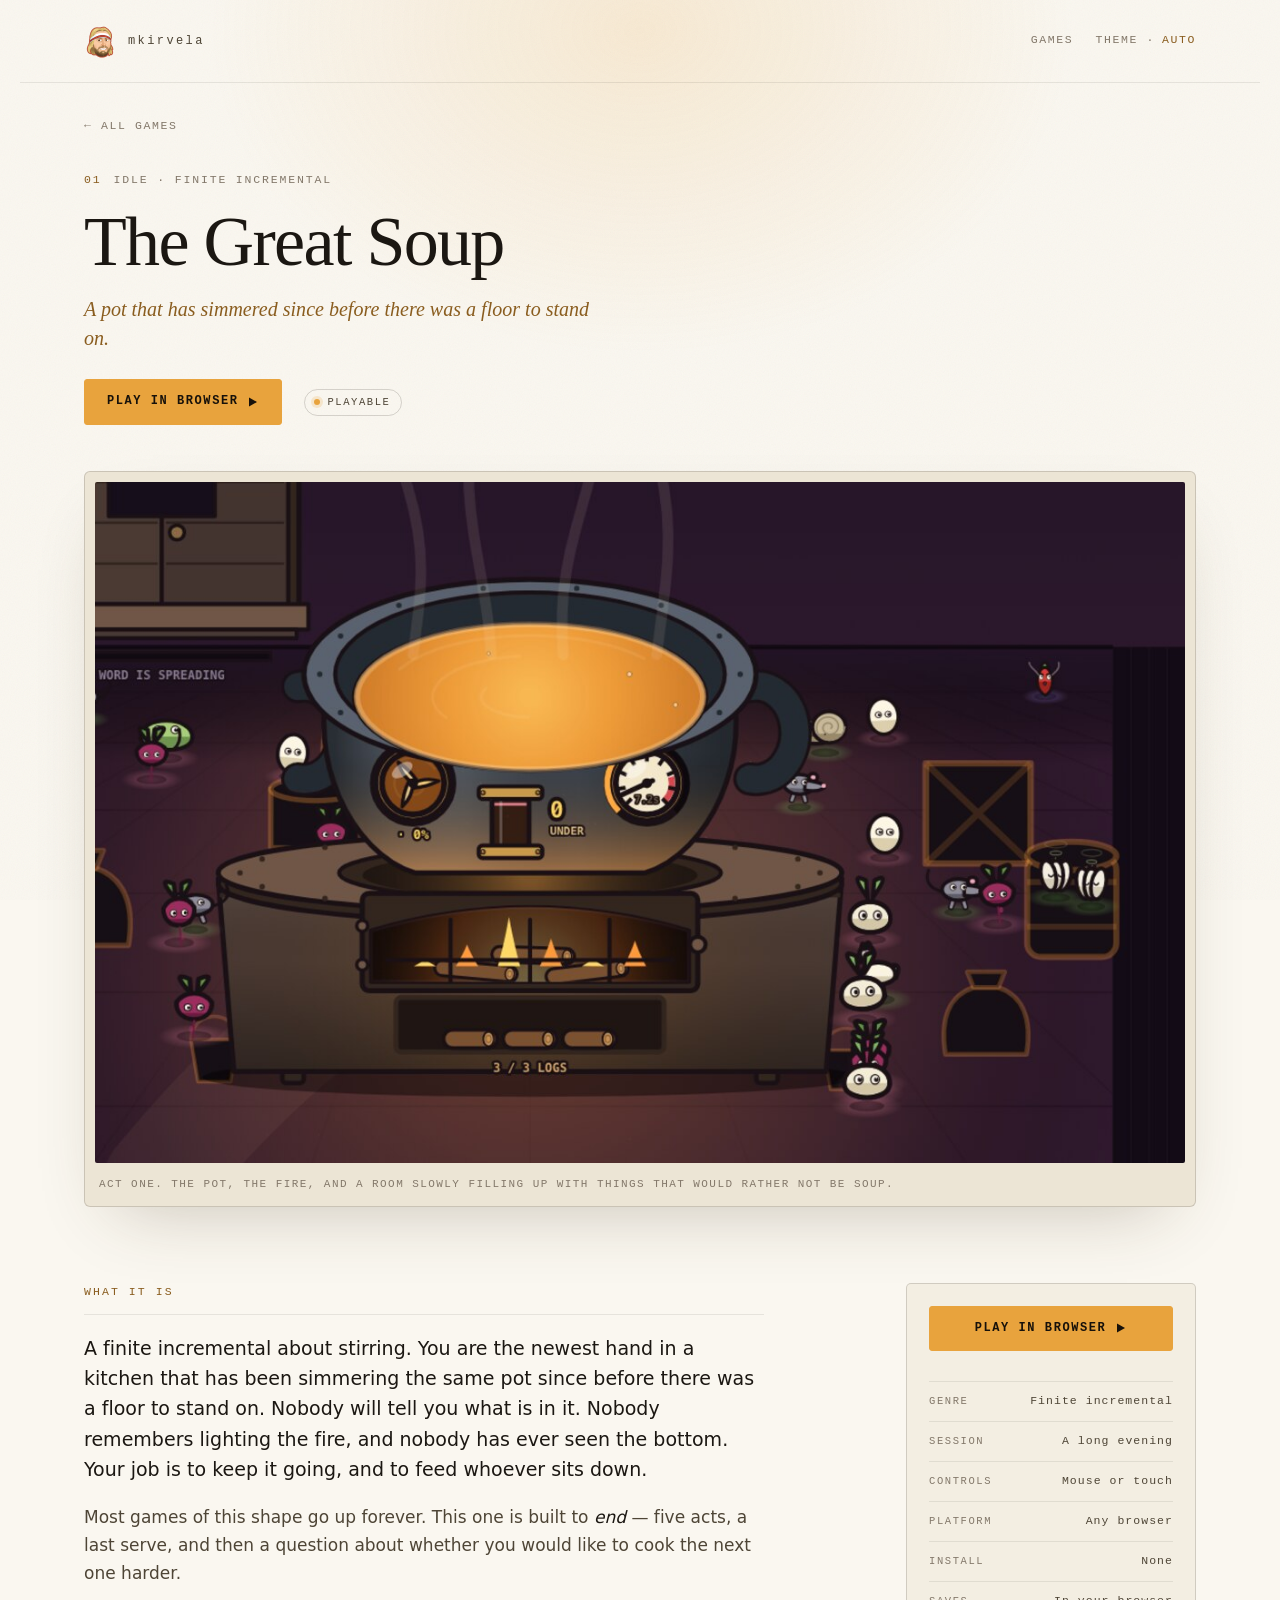
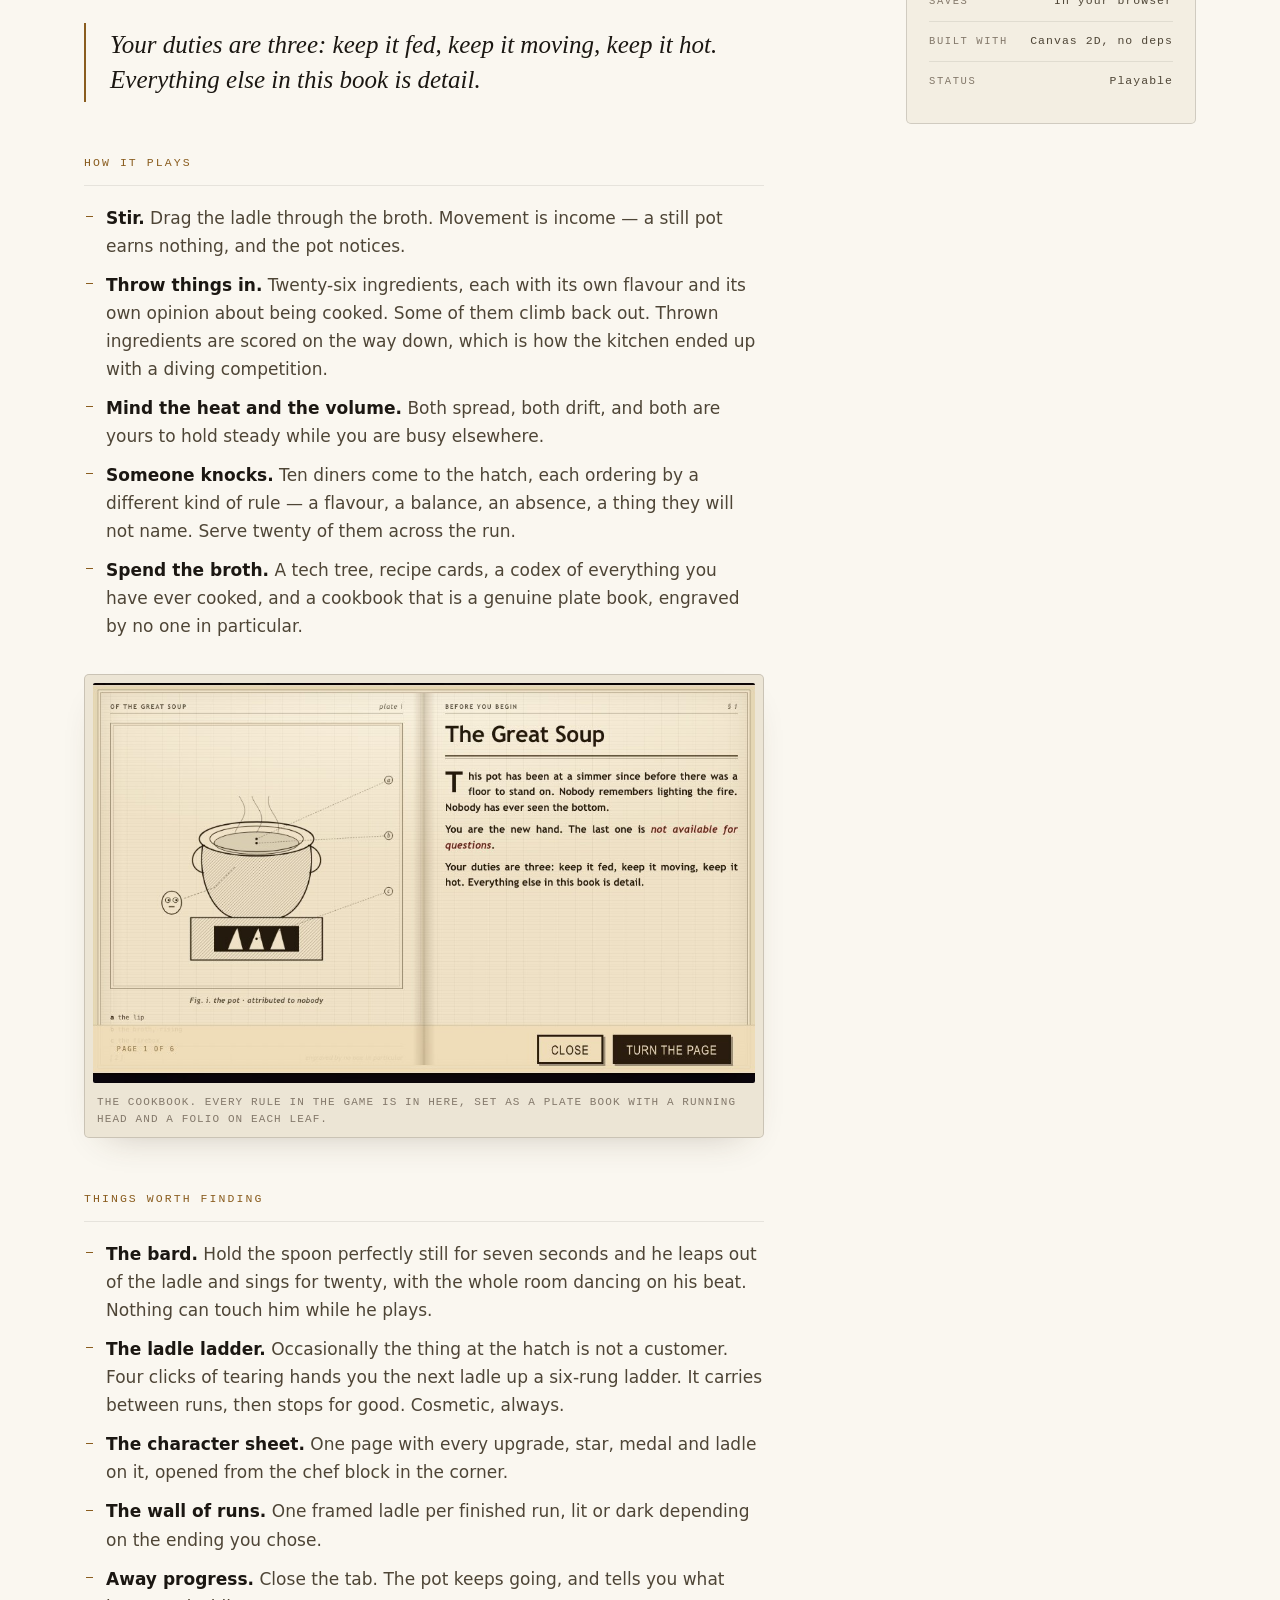
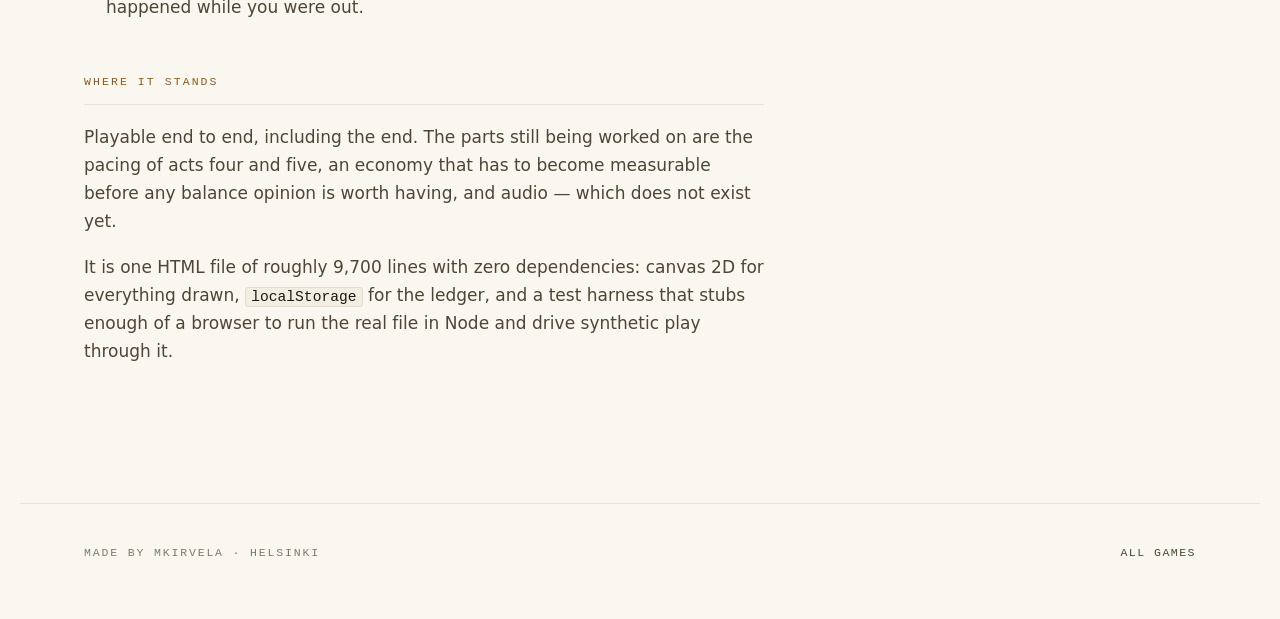
<file: games/the-great-soup.html>
<!DOCTYPE html>
<html lang="en">
<head>
<meta charset="utf-8">
<meta name="viewport" content="width=device-width, initial-scale=1">
<title>The Great Soup — mkirvela</title>
<meta name="description" content="A finite incremental about stirring. Keep it fed, keep it moving, keep it hot — and find out how far a soup can go.">
<meta name="theme-color" content="#faf7f0" media="(prefers-color-scheme: light)">
<meta name="theme-color" content="#12100d" media="(prefers-color-scheme: dark)">

<meta property="og:type" content="article">
<meta property="og:title" content="The Great Soup">
<meta property="og:description" content="A pot that has simmered since before there was a floor to stand on. A finite incremental about stirring.">
<meta property="og:image" content="../assets/img/soup-og.jpg">
<meta name="twitter:card" content="summary_large_image">

<link rel="stylesheet" href="../assets/css/site.css">
<link rel="icon" type="image/png" href="../assets/img/favicon-64.png">

<!-- Blocking, and in the head, so the stored theme is on <html> before the
     first paint. Deferring it buys nothing and costs a flash of the wrong
     colour on every load. -->
<script src="../assets/js/theme.js"></script>
</head>
<body style="--accent:#e8a33d; --accent-ink:#17110a;">
<div class="shell">

<header class="wrap masthead">
  <a class="wordmark" href="../index.html">
    <img class="avatar" src="../assets/img/mkirvela.png" width="128" height="128" alt="">
    <span class="wordmark-name">mkirvela</span>
  </a>
  <nav>
    <a href="../index.html#shelf">Games</a>
    <!-- hidden until theme.js unhides it, so no-JS readers are not offered a
         control that cannot do anything -->
    <button class="theme-btn" type="button" data-theme-toggle hidden>
      Theme &middot; <span class="theme-btn-text">auto</span>
    </button>
  </nav>
</header>

<div class="wrap">
  <a class="backlink" href="../index.html#shelf">&larr; All games</a>
</div>

<section class="wrap game-hero">
  <p class="game-index"><b>01</b> <span class="kind">Idle &middot; Finite incremental</span></p>
  <h1>The Great Soup</h1>
  <p class="game-tagline">A pot that has simmered since before there was a floor to stand on.</p>
  <div class="actions">
    <a class="btn" href="https://mkirvela.github.io/great-soup-game/">
      Play in browser
      <svg width="12" height="12" viewBox="0 0 12 12" aria-hidden="true"><path d="M2 1.5v9l8-4.5-8-4.5z" fill="currentColor"/></svg>
    </a>
    <span class="status">Playable</span>
  </div>
</section>

<div class="wrap">
  <figure class="hero-plate">
    <span class="plate-frame">
      <img src="../assets/img/soup.jpg" width="1200" height="750"
           alt="The cauldron mid-simmer: amber broth under three ribbons of steam, dials for stir and heat set into the pot's belly, a firebox with three logs beneath it, and a scatter of small root-vegetable creatures glowing in the dim kitchen.">
    </span>
    <figcaption>Act one. The pot, the fire, and a room slowly filling up with things that would rather not be soup.</figcaption>
  </figure>
</div>

<main class="wrap detail">
  <div class="prose">

    <h2>What it is</h2>
    <p class="first">
      A finite incremental about stirring. You are the newest hand in a kitchen
      that has been simmering the same pot since before there was a floor to
      stand on. Nobody will tell you what is in it. Nobody remembers lighting
      the fire, and nobody has ever seen the bottom. Your job is to keep it
      going, and to feed whoever sits down.
    </p>
    <p>
      Most games of this shape go up forever. This one is built to <em>end</em> —
      five acts, a last serve, and then a question about whether you would like
      to cook the next one harder.
    </p>

    <blockquote class="pull">
      Your duties are three: keep it fed, keep it moving, keep it hot.
      Everything else in this book is detail.
    </blockquote>

    <h2>How it plays</h2>
    <ul>
      <li><strong>Stir.</strong> Drag the ladle through the broth. Movement is
        income — a still pot earns nothing, and the pot notices.</li>
      <li><strong>Throw things in.</strong> Twenty-six ingredients, each with its
        own flavour and its own opinion about being cooked. Some of them climb
        back out. Thrown ingredients are scored on the way down, which is how the
        kitchen ended up with a diving competition.</li>
      <li><strong>Mind the heat and the volume.</strong> Both spread, both drift,
        and both are yours to hold steady while you are busy elsewhere.</li>
      <li><strong>Someone knocks.</strong> Ten diners come to the hatch, each
        ordering by a different kind of rule — a flavour, a balance, an absence,
        a thing they will not name. Serve twenty of them across the run.</li>
      <li><strong>Spend the broth.</strong> A tech tree, recipe cards, a codex of
        everything you have ever cooked, and a cookbook that is a genuine plate
        book, engraved by no one in particular.</li>
    </ul>

    <figure class="figure">
      <img src="../assets/img/soup-cookbook.jpg" width="1000" height="604"
           alt="The in-game cookbook open as a two-page spread: a hatched engraving of the pot with lettered callouts on the left leaf, and the opening text of the game set in type on the right leaf.">
      <figcaption>The cookbook. Every rule in the game is in here, set as a plate book with a running head and a folio on each leaf.</figcaption>
    </figure>

    <h2>Things worth finding</h2>
    <ul>
      <li><strong>The bard.</strong> Hold the spoon perfectly still for seven
        seconds and he leaps out of the ladle and sings for twenty, with the
        whole room dancing on his beat. Nothing can touch him while he plays.</li>
      <li><strong>The ladle ladder.</strong> Occasionally the thing at the hatch
        is not a customer. Four clicks of tearing hands you the next ladle up a
        six-rung ladder. It carries between runs, then stops for good. Cosmetic,
        always.</li>
      <li><strong>The character sheet.</strong> One page with every upgrade, star,
        medal and ladle on it, opened from the chef block in the corner.</li>
      <li><strong>The wall of runs.</strong> One framed ladle per finished run, lit
        or dark depending on the ending you chose.</li>
      <li><strong>Away progress.</strong> Close the tab. The pot keeps going, and
        tells you what happened while you were out.</li>
    </ul>

    <h2>Where it stands</h2>
    <p>
      Playable end to end, including the end. The parts still being worked on are
      the pacing of acts four and five, an economy that has to become measurable
      before any balance opinion is worth having, and audio — which does not
      exist yet.
    </p>
    <p>
      It is one HTML file of roughly 9,700 lines with zero dependencies: canvas 2D
      for everything drawn, <code>localStorage</code> for the ledger, and a test
      harness that stubs enough of a browser to run the real file in Node and
      drive synthetic play through it.
    </p>

  </div>

  <aside class="aside">
    <a class="btn" href="https://mkirvela.github.io/great-soup-game/">
      Play in browser
      <svg width="12" height="12" viewBox="0 0 12 12" aria-hidden="true"><path d="M2 1.5v9l8-4.5-8-4.5z" fill="currentColor"/></svg>
    </a>

    <dl class="spec">
      <div><dt>Genre</dt><dd>Finite incremental</dd></div>
      <div><dt>Session</dt><dd>A long evening</dd></div>
      <div><dt>Controls</dt><dd>Mouse or touch</dd></div>
      <div><dt>Platform</dt><dd>Any browser</dd></div>
      <div><dt>Install</dt><dd>None</dd></div>
      <div><dt>Saves</dt><dd>In your browser</dd></div>
      <div><dt>Built with</dt><dd>Canvas 2D, no deps</dd></div>
      <div><dt>Status</dt><dd>Playable</dd></div>
    </dl>
  </aside>
</main>

<footer class="wrap footer">
  <p class="label">Made by mkirvela &middot; Helsinki</p>
  <div class="footer-links">
    <a href="../index.html#shelf">All games</a>
  </div>
</footer>

</div>
</body>
</html>
</file>
<file: assets/css/site.css>
/* ==========================================================================
   THE GALLERY — one stylesheet, no dependencies, no build step.
   Matches the house rule the games themselves keep: nothing fetched, no CDN,
   no web fonts. Everything below is system type and hand-mixed ink.

   THEME. Light is the base. Dark is a token swap, and it happens when either
   the operating system asks for it or the reader has picked it from the
   masthead. `data-theme` on <html> is the reader's choice; its ABSENCE means
   auto, which is what lets the media query below do the deciding.

   Token names describe the ROLE, not the colour, so the same rule reads
   correctly in both themes:
     --ground*  the surface something sits on
     --mark*    the ink laid on it
     --accent      a filled accent shape (button, dot, pill)
     --accent-text the same accent darkened enough to be read as ink on
                   paper; in dark mode the two are the same value
   ========================================================================== */

:root {
  color-scheme: light dark;

  /* --- paper. A warm off-white rather than #fff, so the game art (amber,
         vermilion) sits on something that reads as stock. ------------------- */
  --ground:        #faf7f0;
  --ground-panel:  #f3eee2;
  --ground-raised: #ece5d5;
  --mark:          #1b1712;
  --mark-dim:      #4e4536;
  --muted:         #83786a;
  --line:          rgba(27, 23, 18, 0.16);
  --line-soft:     rgba(27, 23, 18, 0.085);

  --shadow-color: rgba(70, 54, 28, 0.30);
  --grain: 0.05;
  --bloom: 0.16;

  /* --- default accent. every game card overrides --accent locally, so the
         card borrows its own game's ink. ------------------------------------ */
  --accent:     #e8a33d;
  --accent-ink: #17110a;

  --serif: "Iowan Old Style", "Palatino Linotype", Palatino, "Book Antiqua", Georgia, serif;
  --sans:  ui-sans-serif, system-ui, -apple-system, "Segoe UI", Roboto, Helvetica, Arial, sans-serif;
  --mono:  ui-monospace, SFMono-Regular, "SF Mono", Menlo, Consolas, "Liberation Mono", monospace;

  --gutter: clamp(22px, 5.5vw, 64px);
  --measure: 1240px;
}

/* An accent bright enough to sit under a thumb is not dark enough to be read
   as a word. On paper the accent is mixed down toward burnt umber; on the dark
   ground it is left alone. Declared on the two elements that actually carry
   --accent (body on a detail page, .game on a card) because a custom property
   substitutes against the element it is declared on, not the one that uses it. */
body,
.game { --accent-text: color-mix(in srgb, var(--accent) 50%, #2b1600); }

/* The dark palette is written twice on purpose: once for "the OS says dark and
   nobody has overridden it", once for "the reader picked dark". CSS has no way
   to spell both conditions in one selector, and repeating fourteen values is
   cheaper to read — and to edit — than the var()-switch tricks that would
   avoid it. Keep the two blocks identical; only their selectors differ. */
@media (prefers-color-scheme: dark) {
  :root:not([data-theme="light"]) {
    --ground:        #12100d;
    --ground-panel:  #1a1713;
    --ground-raised: #241f19;
    --mark:          #f2ede1;
    --mark-dim:      #c6bdaa;
    --muted:         #8b8172;
    --line:          rgba(242, 237, 225, 0.11);
    --line-soft:     rgba(242, 237, 225, 0.06);

    --shadow-color: rgba(0, 0, 0, 0.92);
    --grain: 0.035;
    --bloom: 0.10;
  }

  :root:not([data-theme="light"]) body,
  :root:not([data-theme="light"]) .game { --accent-text: var(--accent); }
}

:root[data-theme="dark"] {
  --ground:        #12100d;
  --ground-panel:  #1a1713;
  --ground-raised: #241f19;
  --mark:          #f2ede1;
  --mark-dim:      #c6bdaa;
  --muted:         #8b8172;
  --line:          rgba(242, 237, 225, 0.11);
  --line-soft:     rgba(242, 237, 225, 0.06);

  --shadow-color: rgba(0, 0, 0, 0.92);
  --grain: 0.035;
  --bloom: 0.10;
}

:root[data-theme="dark"] body,
:root[data-theme="dark"] .game { --accent-text: var(--accent); }

/* Scrollbars, form controls and the space behind the page are the browser's to
   paint, and `color-scheme` is the only thing it listens to. Without these two
   a forced theme leaves a dark scrollbar down the side of a light page. */
:root[data-theme="light"] { color-scheme: light; }
:root[data-theme="dark"]  { color-scheme: dark; }

* { box-sizing: border-box; }

html { -webkit-text-size-adjust: 100%; }

body {
  margin: 0;
  background: var(--ground);
  color: var(--mark);
  font-family: var(--sans);
  font-size: 17px;
  line-height: 1.65;
  letter-spacing: 0.001em;
  -webkit-font-smoothing: antialiased;
}

/* A rag-paper grain over the whole page. Cheap, fixed, and the reason neither
   flat ground reads as a void. Dark speckle either way — on paper it is tooth,
   on the dark ground it is noise in the emulsion. */
body::before {
  content: "";
  position: fixed;
  inset: 0;
  z-index: 0;
  pointer-events: none;
  opacity: var(--grain);
  background-image: url("data:image/svg+xml,%3Csvg xmlns='http://www.w3.org/2000/svg' width='180' height='180'%3E%3Cfilter id='n'%3E%3CfeTurbulence type='fractalNoise' baseFrequency='0.85' numOctaves='3'/%3E%3C/filter%3E%3Crect width='180' height='180' filter='url(%23n)'/%3E%3C/svg%3E");
}

/* And a single warm bloom behind the top of the page, so the header has a
   light source and the fold is not a hard edge. */
body::after {
  content: "";
  position: fixed;
  left: 50%;
  top: -420px;
  width: 1200px;
  height: 900px;
  transform: translateX(-50%);
  z-index: 0;
  pointer-events: none;
  background: radial-gradient(closest-side,
              rgba(232, 163, 61, var(--bloom)), transparent 72%);
}

.shell { position: relative; z-index: 1; }

/* height:auto is load-bearing. Every <img> on the site carries width/height
   attributes for layout stability, and those land as presentational hints —
   so any rule that sets width alone would otherwise leave the height pinned
   at the intrinsic pixel value and stretch the picture. */
img { max-width: 100%; height: auto; display: block; }

a { color: inherit; }

::selection { background: var(--accent); color: var(--accent-ink); }

:focus-visible {
  outline: 2px solid var(--accent-text);
  outline-offset: 3px;
  border-radius: 2px;
}

/* Every band on the page is a .wrap, and the gutter lives here and only here.
   Anything that also wants vertical room must say so with padding-block or the
   two longhands — a `padding: 26px 0` shorthand further down the file wins on
   source order and quietly knocks the side gutter back to zero, which puts the
   masthead and the hero flush against the edge of a phone. */
.wrap {
  max-width: var(--measure);
  margin: 0 auto;
  padding: 0 var(--gutter);
}

/* --- small mono labels. The one recurring device on the site: everything that
       is metadata rather than voice is set in letterspaced mono caps. ------- */
.label {
  font-family: var(--mono);
  font-size: 11.5px;
  letter-spacing: 0.16em;
  text-transform: uppercase;
  color: var(--muted);
}

.rule {
  height: 1px;
  background: var(--line);
  border: 0;
  margin: 0;
}

/* ==========================================================================
   MASTHEAD
   ========================================================================== */

.masthead {
  display: flex;
  align-items: center;
  justify-content: space-between;
  flex-wrap: wrap;
  gap: 10px 20px;
  padding-block: 26px 24px;
  border-bottom: 1px solid var(--line-soft);
}

.wordmark {
  display: inline-flex;
  align-items: center;
  gap: 12px;
  min-width: 0;
  text-decoration: none;
  font-family: var(--mono);
  font-size: 12px;
  letter-spacing: 0.2em;
  color: var(--mark-dim);
}

.wordmark:hover { color: var(--mark); }

.wordmark-name {
  min-width: 0;
  overflow: hidden;
  text-overflow: ellipsis;
  white-space: nowrap;
}

/* The face. A transparent PNG with its own drawn outline, so it wants no
   frame, no plate and no background behind it. */
.avatar {
  width: 32px;
  height: 32px;
  flex: none;
  object-fit: contain;
}

.masthead nav {
  display: flex;
  flex-wrap: wrap;
  gap: 8px 22px;
  font-family: var(--mono);
  font-size: 11.5px;
  letter-spacing: 0.14em;
  text-transform: uppercase;
}

.masthead nav a {
  color: var(--muted);
  text-decoration: none;
  padding-bottom: 2px;
  border-bottom: 1px solid transparent;
}

.masthead nav a:hover { color: var(--mark); border-bottom-color: var(--accent-text); }

/* --- the theme control. A word, not an icon: the only glyph anywhere on this
       site is the play triangle, and a sun/moon pair would be the second. It
       reads as the CURRENT state — auto, light, dark — and cycles on click.
       `font: inherit` first, because a <button> otherwise arrives carrying the
       platform's own font stack and size and ignores everything set on nav. -- */
.theme-btn {
  display: inline-flex;
  align-items: baseline;
  gap: 7px;
  margin: 0;
  padding: 0 0 2px;
  border: 0;
  border-bottom: 1px solid transparent;
  background: none;
  font: inherit;
  font-family: var(--mono);
  font-size: 11.5px;
  letter-spacing: 0.14em;
  text-transform: uppercase;
  color: var(--muted);
  cursor: pointer;
}

.theme-btn:hover { color: var(--mark); border-bottom-color: var(--accent-text); }

/* The state word carries the accent, so the one thing that changes on click is
   also the one thing wearing colour. */
.theme-btn-text { color: var(--accent-text); }

/* ==========================================================================
   HERO
   ========================================================================== */

.hero { padding-block: clamp(56px, 11vw, 116px) clamp(44px, 7vw, 72px); }

.hero h1 {
  font-family: var(--serif);
  font-weight: 400;
  font-size: clamp(40px, 8.2vw, 78px);
  line-height: 1.03;
  letter-spacing: -0.022em;
  margin: 0 0 26px;
  max-width: 17em;
}

.hero h1 em {
  font-style: italic;
  color: var(--accent-text);
}

.hero .lede {
  font-size: clamp(17px, 2.1vw, 20.5px);
  line-height: 1.6;
  color: var(--mark-dim);
  max-width: 34em;
  margin: 0;
}

.hero .lede strong { color: var(--mark); font-weight: 600; }

.hero-meta {
  display: flex;
  align-items: center;
  gap: 14px;
  margin-top: 40px;
}

.hero-meta .rule { flex: 1; }

/* ==========================================================================
   THE SHELF — one feature row per game, alternating side.
   ========================================================================== */

.shelf {
  display: grid;
  gap: clamp(52px, 8vw, 92px);
  padding-bottom: clamp(64px, 10vw, 116px);
}

.game {
  display: grid;
  grid-template-columns: minmax(0, 1.45fr) minmax(0, 1fr);
  gap: clamp(28px, 4.5vw, 56px);
  align-items: center;
}

/* Alternate which side the art lands on, so a long shelf has a rhythm instead
   of a column. Reordering alone would drop the art into the narrow track, so
   the ratio flips with it. */
.game:nth-child(even) {
  grid-template-columns: minmax(0, 1fr) minmax(0, 1.45fr);
}

.game:nth-child(even) .plate { order: 2; }

/* --- the plate. A mounted engraving: the screenshot sits inside a mat with a
       hairline frame, the way the games' own study pages present their art. -- */
.plate {
  display: block;
  position: relative;
  padding: 9px;
  background: var(--ground-raised);
  border: 1px solid var(--line);
  border-radius: 5px;
  text-decoration: none;
  box-shadow: 0 18px 40px -22px var(--shadow-color);
  transition: transform 220ms ease, border-color 220ms ease, box-shadow 220ms ease;
}

.plate-frame {
  display: block;
  position: relative;
  overflow: hidden;
  border-radius: 2px;
  background: var(--ground-raised);
  aspect-ratio: 8 / 5;
}

.plate-frame img {
  width: 100%;
  height: 100%;
  object-fit: cover;
  transition: transform 420ms cubic-bezier(0.2, 0.7, 0.2, 1);
}

/* The play affordance rides in on hover — dark scrim, one accent word. The
   scrim is dark in both themes because it sits on the artwork, not the page,
   so its type stays light regardless. */
.plate-cue {
  position: absolute;
  inset: auto 0 0 0;
  display: flex;
  align-items: center;
  gap: 9px;
  padding: 26px 14px 11px;
  font-family: var(--mono);
  font-size: 11px;
  letter-spacing: 0.18em;
  text-transform: uppercase;
  color: #f2ede1;
  background: linear-gradient(to top, rgba(6, 5, 4, 0.92), transparent);
  opacity: 0;
  transform: translateY(6px);
  transition: opacity 220ms ease, transform 220ms ease;
}

.plate-cue::before {
  content: "";
  width: 7px;
  height: 7px;
  border-radius: 50%;
  background: var(--accent);
  flex: none;
}

.plate:hover, .plate:focus-visible {
  transform: translateY(-4px);
  border-color: color-mix(in srgb, var(--accent) 42%, var(--line));
  box-shadow: 0 26px 54px -24px var(--shadow-color);
}

.plate:hover .plate-frame img,
.plate:focus-visible .plate-frame img { transform: scale(1.028); }

.plate:hover .plate-cue,
.plate:focus-visible .plate-cue { opacity: 1; transform: none; }

/* --- the text column ---------------------------------------------------- */

.game-body { padding-left: clamp(0px, 1.4vw, 18px); border-left: 1px solid transparent; }

.game-index {
  display: flex;
  align-items: baseline;
  flex-wrap: wrap;
  gap: 8px 12px;
  margin: 0 0 16px;
  font-family: var(--mono);
  font-size: 11.5px;
  letter-spacing: 0.16em;
  text-transform: uppercase;
}

.game-index b { color: var(--accent-text); font-weight: 500; }
.game-index .kind { color: var(--muted); }
.game-index .status { margin-left: auto; }

.game-body h2 {
  font-family: var(--serif);
  font-weight: 400;
  font-size: clamp(30px, 4.4vw, 44px);
  line-height: 1.06;
  letter-spacing: -0.02em;
  margin: 0 0 14px;
}

.game-body h2 a { text-decoration: none; }
.game-body h2 a:hover { color: var(--accent-text); }

.game-tagline {
  font-family: var(--serif);
  font-style: italic;
  font-size: clamp(17px, 2.1vw, 20px);
  line-height: 1.45;
  color: var(--accent-text);
  margin: 0 0 18px;
}

.game-desc {
  margin: 0 0 22px;
  color: var(--mark-dim);
  font-size: 16px;
  max-width: 40em;
}

/* Two or three hard facts, as a hairline-ruled strip. A grid rather than a
   wrapping flex row, so a long value can never orphan a cell onto line two. */
.facts {
  list-style: none;
  margin: 0 0 26px;
  padding: 0;
  display: grid;
  grid-auto-flow: column;
  grid-auto-columns: minmax(0, 1fr);
  border-top: 1px solid var(--line-soft);
  border-bottom: 1px solid var(--line-soft);
}

.facts li {
  padding: 11px 16px;
  border-left: 1px solid var(--line-soft);
  font-family: var(--mono);
  font-size: 11px;
  line-height: 1.45;
  letter-spacing: 0.09em;
  text-transform: uppercase;
  color: var(--mark-dim);
}

.facts li:first-child { border-left: 0; padding-left: 0; }

.facts li b {
  display: block;
  margin-bottom: 3px;
  color: var(--muted);
  font-weight: 400;
  font-size: 10px;
  letter-spacing: 0.16em;
}

.actions {
  display: flex;
  align-items: center;
  flex-wrap: wrap;
  gap: 12px 22px;
}

.btn {
  display: inline-flex;
  align-items: center;
  gap: 9px;
  padding: 12px 22px;
  border-radius: 3px;
  border: 1px solid var(--accent);
  background: var(--accent);
  color: var(--accent-ink);
  font-family: var(--mono);
  font-size: 12px;
  font-weight: 600;
  letter-spacing: 0.13em;
  text-transform: uppercase;
  text-decoration: none;
  transition: filter 160ms ease, transform 160ms ease;
}

.btn:hover { filter: brightness(1.1); transform: translateY(-1px); }

.btn svg { flex: none; }

.btn-ghost {
  background: transparent;
  color: var(--mark);
  border-color: var(--line);
}

.btn-ghost:hover { border-color: var(--accent-text); color: var(--accent-text); filter: none; }

.link-more {
  font-family: var(--mono);
  font-size: 11.5px;
  letter-spacing: 0.13em;
  text-transform: uppercase;
  color: var(--mark-dim);
  text-decoration: none;
  border-bottom: 1px solid var(--line);
  padding-bottom: 3px;
}

.link-more:hover { color: var(--accent-text); border-bottom-color: var(--accent-text); }

/* --- status pill --------------------------------------------------------- */

.status {
  display: inline-flex;
  align-items: center;
  gap: 7px;
  font-family: var(--mono);
  font-size: 10.5px;
  letter-spacing: 0.15em;
  text-transform: uppercase;
  color: var(--mark-dim);
  border: 1px solid var(--line);
  border-radius: 100px;
  padding: 4px 11px 4px 9px;
}

.status::before {
  content: "";
  width: 6px;
  height: 6px;
  border-radius: 50%;
  background: var(--accent);
  box-shadow: 0 0 0 3px color-mix(in srgb, var(--accent) 20%, transparent);
  flex: none;
}

/* ==========================================================================
   DETAIL PAGE
   ========================================================================== */

.backlink {
  display: inline-flex;
  align-items: center;
  gap: 8px;
  margin: 34px 0 0;
  font-family: var(--mono);
  font-size: 11.5px;
  letter-spacing: 0.14em;
  text-transform: uppercase;
  color: var(--muted);
  text-decoration: none;
}

.backlink:hover { color: var(--accent-text); }

.game-hero { padding-block: 34px clamp(28px, 5vw, 46px); }

.game-hero h1 {
  font-family: var(--serif);
  font-weight: 400;
  font-size: clamp(38px, 7.4vw, 70px);
  line-height: 1.02;
  letter-spacing: -0.024em;
  margin: 14px 0 18px;
}

.game-hero .game-tagline { max-width: 26em; margin-bottom: 26px; }

.hero-plate {
  padding: 10px;
  background: var(--ground-raised);
  border: 1px solid var(--line);
  border-radius: 6px;
  box-shadow: 0 30px 70px -34px var(--shadow-color);
  /* The whole margin, not just the bottom: <figure> carries a UA default of
     `1em 40px`, which would otherwise inset the hero art 40px further than
     every other band on the page. */
  margin: 0 0 clamp(40px, 7vw, 76px);
}

.hero-plate .plate-frame { aspect-ratio: 16 / 10; }
.hero-plate figcaption {
  padding: 12px 4px 2px;
  font-family: var(--mono);
  font-size: 11px;
  letter-spacing: 0.13em;
  text-transform: uppercase;
  color: var(--muted);
}

.detail {
  display: grid;
  grid-template-columns: minmax(0, 1fr) 290px;
  gap: clamp(32px, 6vw, 78px);
  align-items: start;
  padding-bottom: clamp(64px, 10vw, 120px);
}

.prose { max-width: 40em; }

.prose h2 {
  font-family: var(--mono);
  font-size: 11.5px;
  font-weight: 500;
  letter-spacing: 0.18em;
  text-transform: uppercase;
  color: var(--accent-text);
  margin: 52px 0 18px;
  padding-bottom: 12px;
  border-bottom: 1px solid var(--line-soft);
}

.prose h2:first-child { margin-top: 0; }

.prose h3 {
  font-family: var(--serif);
  font-weight: 400;
  font-size: 22px;
  letter-spacing: -0.01em;
  margin: 32px 0 8px;
}

.prose p { margin: 0 0 18px; color: var(--mark-dim); }
.prose p.first { color: var(--mark); font-size: 19px; line-height: 1.6; }
.prose strong { color: var(--mark); font-weight: 600; }
.prose em { color: var(--mark); }

.prose ul { margin: 0 0 22px; padding: 0; list-style: none; }

.prose ul li {
  position: relative;
  padding-left: 22px;
  margin-bottom: 11px;
  color: var(--mark-dim);
}

.prose ul li::before {
  content: "";
  position: absolute;
  left: 2px;
  top: 0.72em;
  width: 7px;
  height: 1px;
  background: var(--accent-text);
}

.prose ul li strong { color: var(--mark); }

.pull {
  font-family: var(--serif);
  font-style: italic;
  font-size: clamp(20px, 2.6vw, 25px);
  line-height: 1.42;
  color: var(--mark);
  margin: 36px 0;
  padding: 4px 0 4px 24px;
  border-left: 2px solid var(--accent-text);
}

/* --- sidebar ------------------------------------------------------------- */

.aside {
  position: sticky;
  top: 28px;
  background: var(--ground-panel);
  border: 1px solid var(--line);
  border-radius: 5px;
  padding: 22px;
}

.aside .btn { width: 100%; justify-content: center; margin-bottom: 10px; }

.spec { margin: 20px 0 0; }

.spec div {
  display: flex;
  justify-content: space-between;
  align-items: baseline;
  gap: 14px;
  padding: 10px 0;
  border-top: 1px solid var(--line-soft);
  font-family: var(--mono);
  font-size: 11.5px;
  letter-spacing: 0.09em;
}

.spec dt { color: var(--muted); text-transform: uppercase; font-size: 10.5px; letter-spacing: 0.15em; flex: none; }
.spec dd { margin: 0; color: var(--mark-dim); text-align: right; }
.spec dd a { color: var(--accent-text); text-decoration: none; border-bottom: 1px solid color-mix(in srgb, var(--accent-text) 35%, transparent); }
.spec dd a:hover { border-bottom-color: var(--accent-text); }

/* ==========================================================================
   FOOTER
   ========================================================================== */

.footer {
  border-top: 1px solid var(--line-soft);
  padding-block: 40px 56px;
  display: flex;
  flex-wrap: wrap;
  align-items: center;
  justify-content: space-between;
  gap: 18px 30px;
}

.footer p { margin: 0; }

.footer a {
  color: var(--mark-dim);
  text-decoration: none;
  border-bottom: 1px solid var(--line);
}

.footer a:hover { color: var(--accent-text); border-bottom-color: var(--accent-text); }

.footer-links {
  display: flex;
  gap: 22px;
  font-family: var(--mono);
  font-size: 11.5px;
  letter-spacing: 0.13em;
  text-transform: uppercase;
}

.footer-links a { border-bottom: 0; }

/* ==========================================================================
   NARROW
   ========================================================================== */

@media (max-width: 900px) {
  .game,
  .game:nth-child(even),
  .detail { grid-template-columns: minmax(0, 1fr); }
  .game:nth-child(even) .plate { order: 0; }
  .game-body { padding-left: 0; }
  .aside { position: static; }
  .hero-plate .plate-frame { aspect-ratio: 8 / 5; }
}

@media (max-width: 560px) {
  body { font-size: 16px; }
  .masthead { padding-block: 20px 18px; }
  .masthead nav { gap: 8px 16px; }
  .facts { grid-auto-flow: row; }
  .facts li { border-left: 0; padding: 9px 0; border-bottom: 1px solid var(--line-soft); }
  .facts li:first-child { padding-top: 11px; }
  .facts li:last-child { border-bottom: 0; }
  .actions { gap: 14px; }
  .btn { width: 100%; justify-content: center; }
  .game-index .status { margin-left: 0; }
}

/* The plate lift and the cue are decoration. Anyone who has asked for less
   motion gets none of it. */
@media (prefers-reduced-motion: reduce) {
  * { transition-duration: 0.01ms !important; animation-duration: 0.01ms !important; }
  .plate:hover { transform: none; }
  .plate:hover .plate-frame img { transform: none; }
}

@media print {
  body::before, body::after, .plate-cue { display: none; }
  body { background: #fff; color: #000; }
}

/* ==========================================================================
   IN-PROSE FIGURE — a second, smaller plate dropped into a detail page.
   Same mat-and-hairline treatment as the hero, one step quieter.
   ========================================================================== */

.figure {
  margin: 34px 0;
  padding: 8px;
  background: var(--ground-raised);
  border: 1px solid var(--line);
  border-radius: 5px;
  box-shadow: 0 16px 36px -22px var(--shadow-color);
}

.figure img { border-radius: 2px; width: 100%; height: auto; }

.figure figcaption {
  padding: 11px 4px 2px;
  font-family: var(--mono);
  font-size: 11px;
  line-height: 1.5;
  letter-spacing: 0.1em;
  text-transform: uppercase;
  color: var(--muted);
}

/* Inline code in prose — the one place a technical token appears in a
   sentence, so it gets a chip rather than a whole different voice. */
.prose code {
  font-family: var(--mono);
  font-size: 0.86em;
  padding: 1px 5px;
  border-radius: 3px;
  background: var(--ground-panel);
  border: 1px solid var(--line-soft);
  color: var(--mark);
}
</file>
